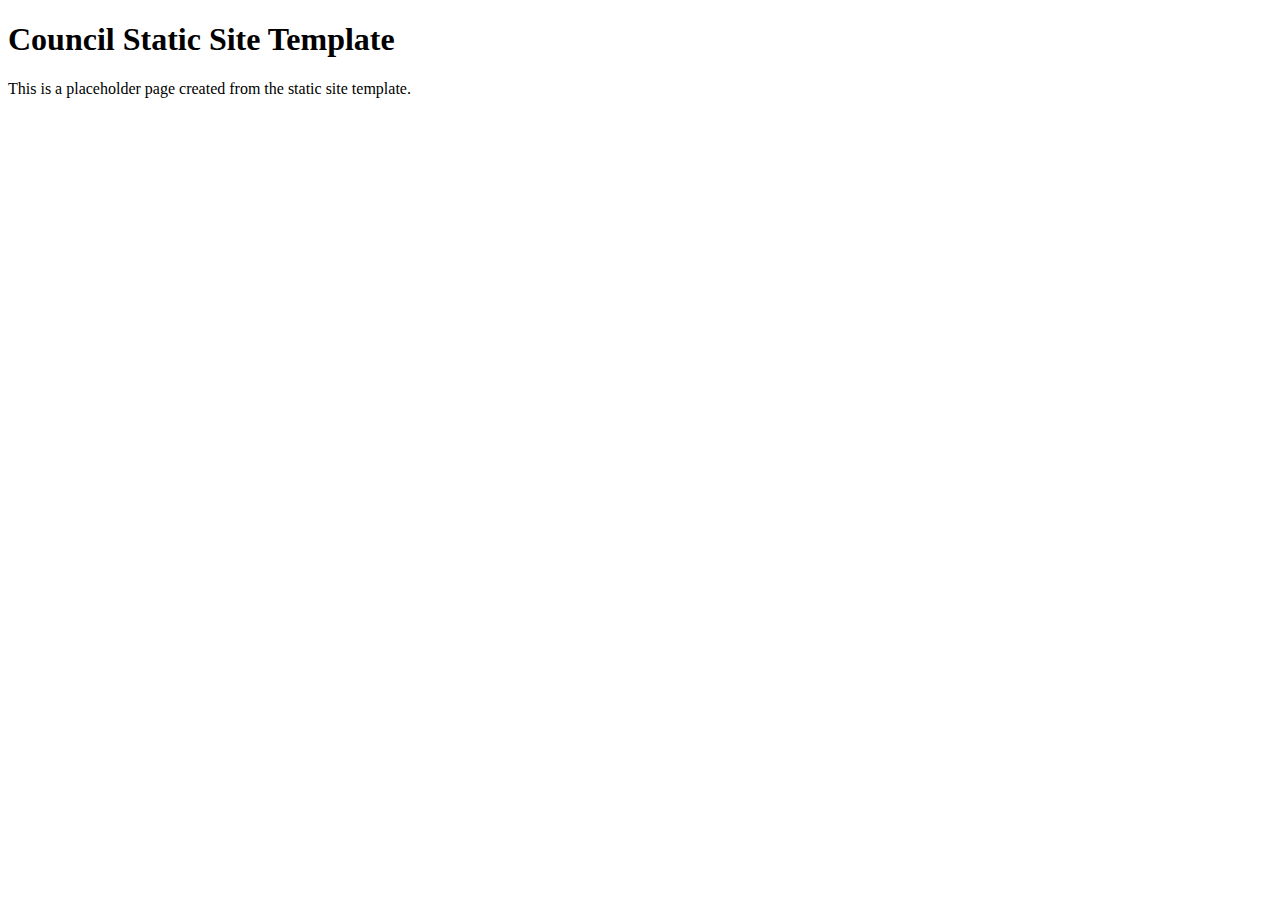
<file: index.html>
<!doctype html>
<html lang="en">
<head>
  <meta charset="utf-8">
  <title>Council Static Site – Template</title>
</head>
<body>
  <h1>Council Static Site Template</h1>
  <p>This is a placeholder page created from the static site template.</p>
</body>
</html>
</file>
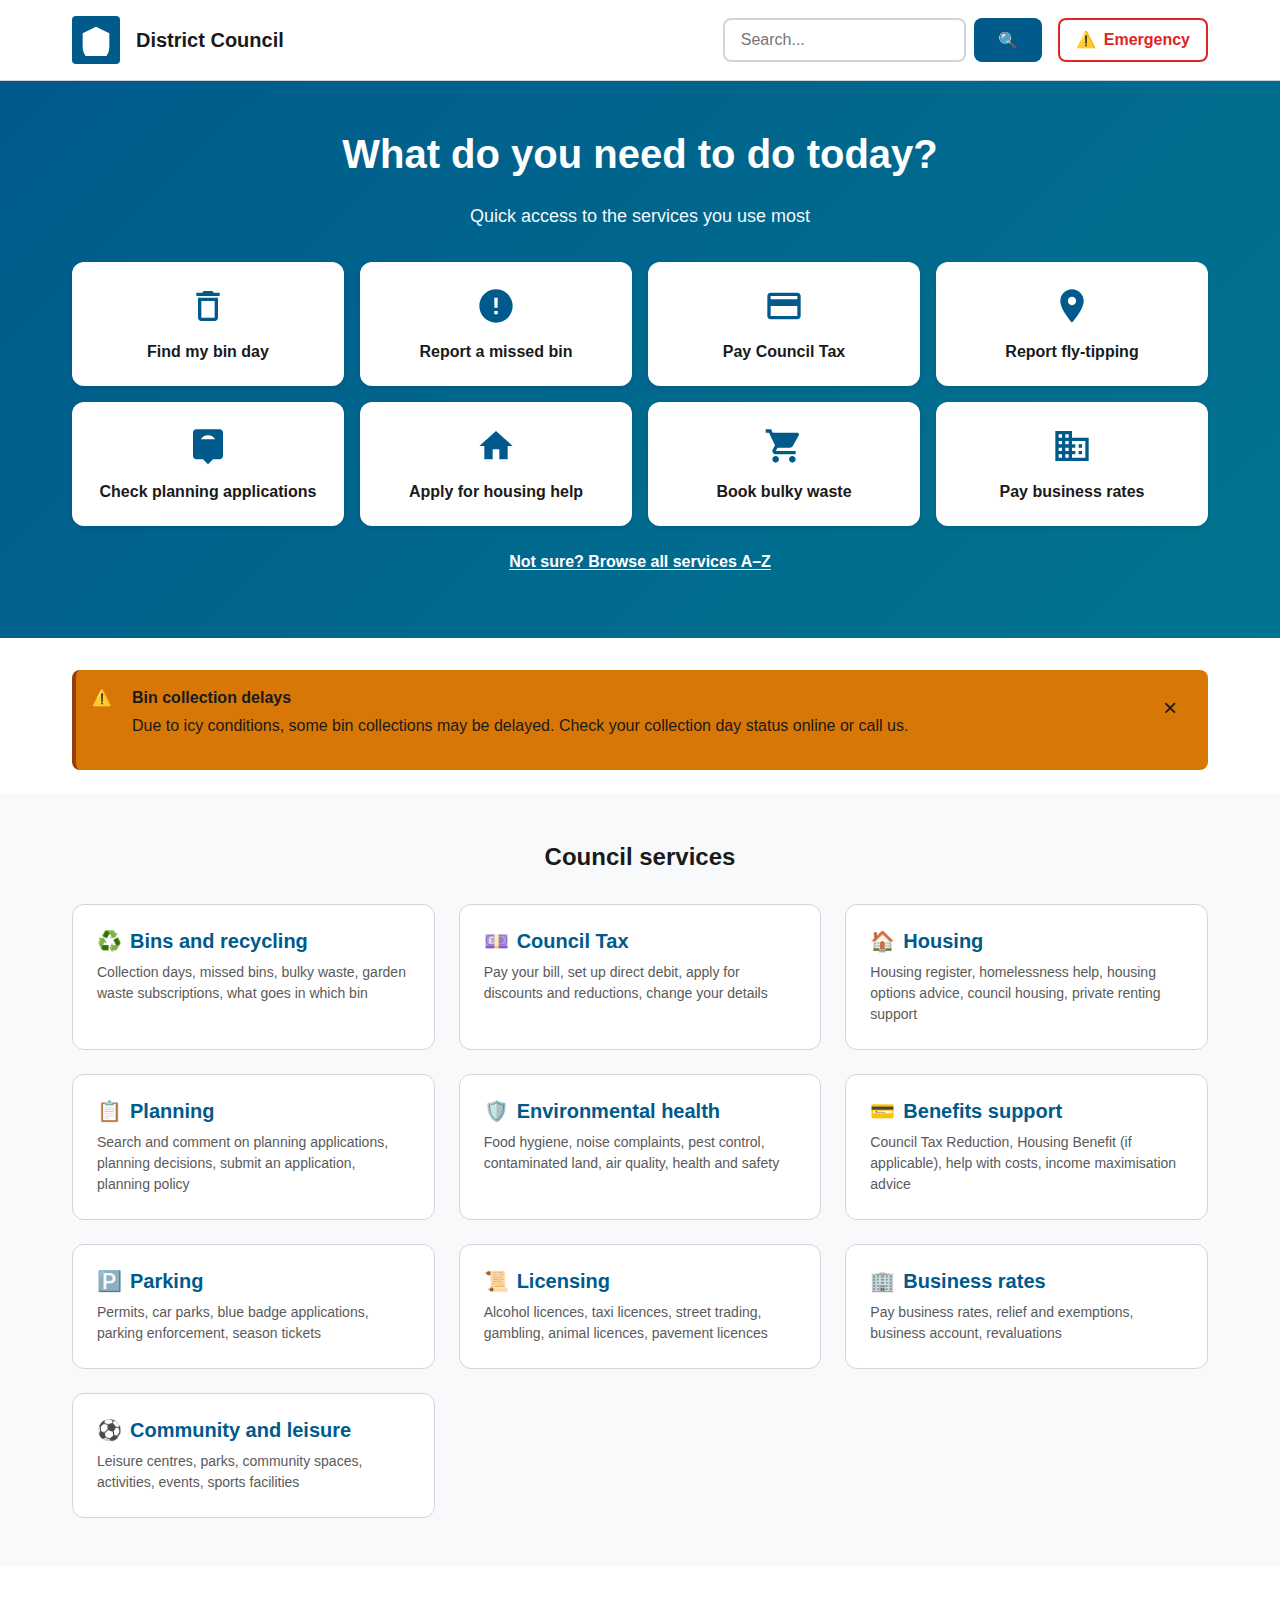
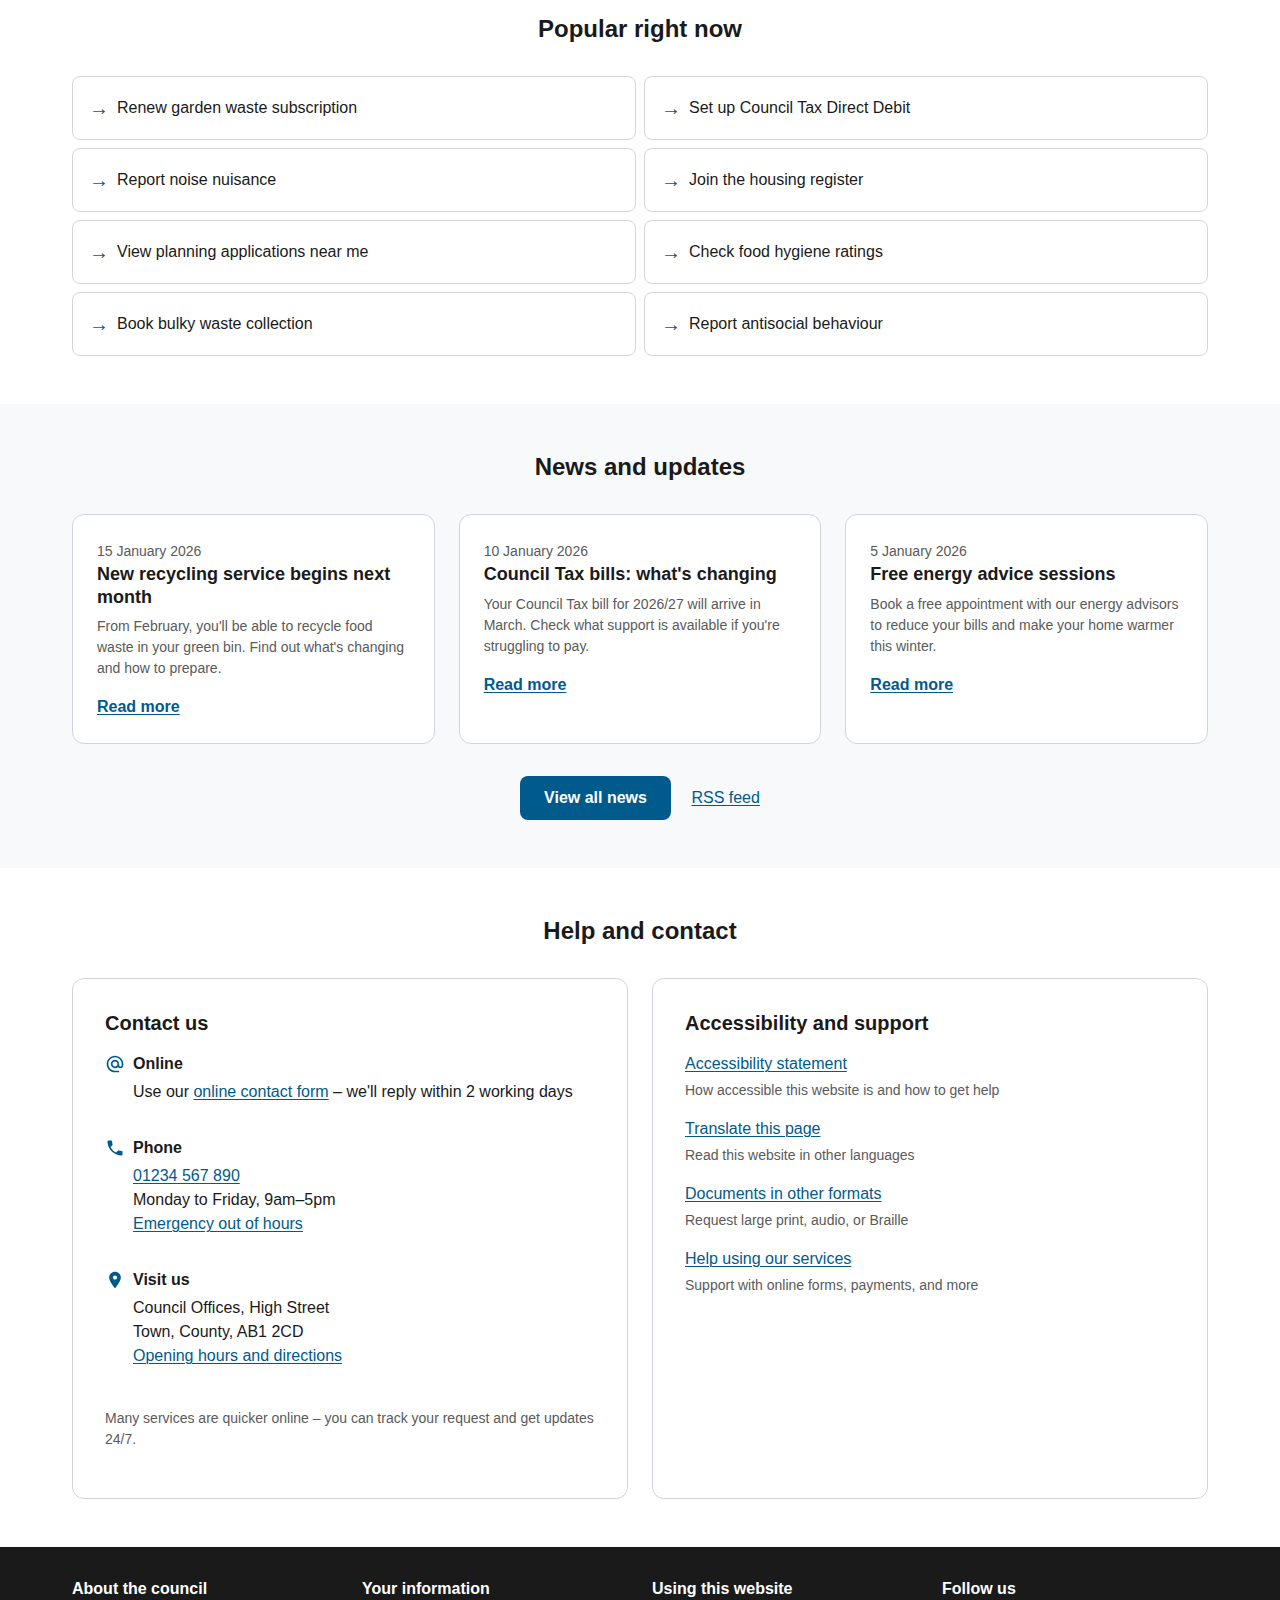
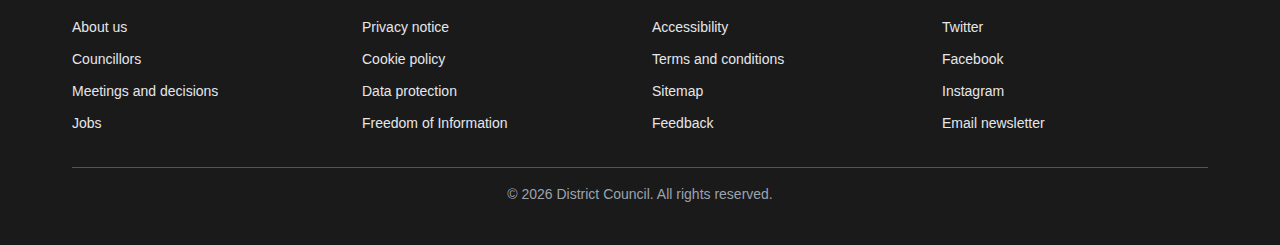
<file: council-homepage/index.html>
<!DOCTYPE html>
<html lang="en-GB">
<head>
    <meta charset="UTF-8">
    <meta name="viewport" content="width=device-width, initial-scale=1.0">
    <meta name="description" content="Access council services: pay Council Tax, check bin collection days, report issues, apply for housing, and more.">
    <title>District Council – Services for residents and businesses</title>

    <style>
        /* =================================================================
           CSS CUSTOM PROPERTIES / DESIGN TOKENS
           Two theme examples: Ocean (default) and Plum (commented out)
           Ensures WCAG 2.2 AA contrast ratios (4.5:1 text, 3:1 UI)
           ================================================================= */

        :root {
            /* OCEAN THEME (Default) */
            --color-primary: #005A8C;        /* Dark ocean blue */
            --color-primary-dark: #003D5C;
            --color-primary-light: #E6F2F8;
            --color-secondary: #00758F;      /* Teal */
            --color-accent: #F47721;         /* Warm orange for CTAs */

            --color-background: #FFFFFF;
            --color-surface: #F8F9FA;
            --color-surface-raised: #FFFFFF;

            --color-text: #1A1A1A;
            --color-text-muted: #5A5A5A;
            --color-text-on-primary: #FFFFFF;

            --color-border: #D1D5DB;
            --color-border-focus: #005A8C;

            --color-link: #005A8C;
            --color-link-hover: #003D5C;
            --color-link-visited: #4B0082;

            --color-success: #047857;
            --color-warning: #D97706;
            --color-error: #DC2626;

            --color-focus-ring: #005A8C;
            --focus-ring-width: 3px;
            --focus-ring-offset: 2px;

            /* Typography */
            --font-family-base: -apple-system, BlinkMacSystemFont, "Segoe UI", Roboto, "Helvetica Neue", Arial, sans-serif;
            --font-size-base: 1rem;       /* 16px */
            --font-size-sm: 0.875rem;     /* 14px */
            --font-size-lg: 1.125rem;     /* 18px */
            --font-size-xl: 1.25rem;      /* 20px */
            --font-size-2xl: 1.5rem;      /* 24px */
            --font-size-3xl: 2rem;        /* 32px */

            --line-height-tight: 1.25;
            --line-height-normal: 1.5;
            --line-height-relaxed: 1.75;

            /* Spacing */
            --spacing-xs: 0.25rem;    /* 4px */
            --spacing-sm: 0.5rem;     /* 8px */
            --spacing-md: 1rem;       /* 16px */
            --spacing-lg: 1.5rem;     /* 24px */
            --spacing-xl: 2rem;       /* 32px */
            --spacing-2xl: 3rem;      /* 48px */
            --spacing-3xl: 4rem;      /* 64px */

            /* Layout */
            --container-max: 1200px;
            --border-radius-sm: 4px;
            --border-radius-md: 8px;
            --border-radius-lg: 12px;

            /* Minimum tap target size for accessibility */
            --tap-target-min: 44px;
        }

        /* PLUM THEME (Alternative - uncomment to use)
        :root {
            --color-primary: #6B1B7F;
            --color-primary-dark: #4A1258;
            --color-primary-light: #F3E6F5;
            --color-secondary: #8B2F97;
            --color-accent: #E67E22;

            --color-link: #6B1B7F;
            --color-link-hover: #4A1258;
            --color-focus-ring: #6B1B7F;
        }
        */

        /* =================================================================
           RESET & BASE STYLES
           ================================================================= */

        *, *::before, *::after {
            box-sizing: border-box;
            margin: 0;
            padding: 0;
        }

        html {
            font-size: 100%;
            -webkit-text-size-adjust: 100%;
        }

        body {
            font-family: var(--font-family-base);
            font-size: var(--font-size-base);
            line-height: var(--line-height-normal);
            color: var(--color-text);
            background-color: var(--color-background);
            min-height: 100vh;
            display: flex;
            flex-direction: column;
        }

        /* Respect reduced motion preferences */
        @media (prefers-reduced-motion: reduce) {
            *,
            *::before,
            *::after {
                animation-duration: 0.01ms !important;
                animation-iteration-count: 1 !important;
                transition-duration: 0.01ms !important;
                scroll-behavior: auto !important;
            }
        }

        /* =================================================================
           SKIP LINK (Accessibility requirement)
           Visible only on keyboard focus
           ================================================================= */

        .skip-link {
            position: absolute;
            top: -100px;
            left: 0;
            background: var(--color-primary);
            color: var(--color-text-on-primary);
            padding: var(--spacing-md) var(--spacing-lg);
            text-decoration: none;
            font-weight: 600;
            z-index: 9999;
            border-radius: 0 0 var(--border-radius-md) 0;
        }

        .skip-link:focus {
            top: 0;
            outline: var(--focus-ring-width) solid var(--color-focus-ring);
            outline-offset: var(--focus-ring-offset);
        }

        /* =================================================================
           TYPOGRAPHY
           ================================================================= */

        h1, h2, h3, h4, h5, h6 {
            line-height: var(--line-height-tight);
            font-weight: 700;
            margin-bottom: var(--spacing-md);
            color: var(--color-text);
        }

        h1 {
            font-size: var(--font-size-3xl);
        }

        h2 {
            font-size: var(--font-size-2xl);
            margin-bottom: var(--spacing-lg);
        }

        h3 {
            font-size: var(--font-size-xl);
        }

        h4 {
            font-size: var(--font-size-lg);
        }

        p {
            margin-bottom: var(--spacing-md);
        }

        /* Links: Visible and accessible focus states */
        a {
            color: var(--color-link);
            text-decoration: underline;
            text-decoration-thickness: 1px;
            text-underline-offset: 2px;
        }

        a:hover {
            color: var(--color-link-hover);
        }

        a:visited {
            color: var(--color-link-visited);
        }

        /* Use :focus-visible for keyboard-only focus styles (modern approach) */
        a:focus-visible,
        button:focus-visible,
        input:focus-visible,
        select:focus-visible,
        textarea:focus-visible {
            outline: var(--focus-ring-width) solid var(--color-focus-ring);
            outline-offset: var(--focus-ring-offset);
            border-radius: var(--border-radius-sm);
        }

        /* =================================================================
           LAYOUT CONTAINERS
           ================================================================= */

        .container {
            max-width: var(--container-max);
            margin: 0 auto;
            padding: 0 var(--spacing-md);
        }

        @media (min-width: 768px) {
            .container {
                padding: 0 var(--spacing-xl);
            }
        }

        main {
            flex: 1;
        }

        /* =================================================================
           HEADER (Landmark)
           Logo, search, emergency link
           ================================================================= */

        .site-header {
            background-color: var(--color-surface-raised);
            border-bottom: 1px solid var(--color-border);
            padding: var(--spacing-md) 0;
        }

        .header-container {
            display: flex;
            flex-direction: column;
            gap: var(--spacing-md);
            align-items: stretch;
        }

        @media (min-width: 768px) {
            .header-container {
                flex-direction: row;
                align-items: center;
                justify-content: space-between;
            }
        }

        .site-branding {
            display: flex;
            align-items: center;
            gap: var(--spacing-md);
            text-decoration: none;
        }

        .site-logo {
            width: 48px;
            height: 48px;
            background: var(--color-primary);
            border-radius: var(--border-radius-sm);
            display: flex;
            align-items: center;
            justify-content: center;
            flex-shrink: 0;
        }

        .site-logo svg {
            width: 32px;
            height: 32px;
            fill: var(--color-text-on-primary);
        }

        .site-name {
            font-size: var(--font-size-xl);
            font-weight: 700;
            color: var(--color-text);
            line-height: var(--line-height-tight);
        }

        .header-actions {
            display: flex;
            flex-direction: column;
            gap: var(--spacing-sm);
            width: 100%;
        }

        @media (min-width: 768px) {
            .header-actions {
                flex-direction: row;
                align-items: center;
                width: auto;
                gap: var(--spacing-md);
            }
        }

        /* Search form - Accessible label, visible focus */
        .search-form {
            display: flex;
            gap: var(--spacing-sm);
            flex: 1;
            max-width: 100%;
        }

        @media (min-width: 768px) {
            .search-form {
                max-width: 400px;
            }
        }

        .search-form label {
            /* Visually hidden but accessible to screen readers */
            position: absolute;
            width: 1px;
            height: 1px;
            padding: 0;
            margin: -1px;
            overflow: hidden;
            clip: rect(0, 0, 0, 0);
            white-space: nowrap;
            border: 0;
        }

        .search-input {
            flex: 1;
            padding: var(--spacing-sm) var(--spacing-md);
            border: 2px solid var(--color-border);
            border-radius: var(--border-radius-md);
            font-size: var(--font-size-base);
            min-height: var(--tap-target-min);
        }

        .search-button,
        .button {
            background: var(--color-primary);
            color: var(--color-text-on-primary);
            border: none;
            padding: var(--spacing-sm) var(--spacing-lg);
            border-radius: var(--border-radius-md);
            font-size: var(--font-size-base);
            font-weight: 600;
            cursor: pointer;
            min-height: var(--tap-target-min);
            display: inline-flex;
            align-items: center;
            justify-content: center;
            text-decoration: none;
            transition: background-color 0.2s ease;
        }

        .search-button:hover,
        .button:hover {
            background: var(--color-primary-dark);
        }

        .emergency-link {
            background: transparent;
            color: var(--color-error);
            border: 2px solid var(--color-error);
            padding: var(--spacing-sm) var(--spacing-md);
            text-decoration: none;
            border-radius: var(--border-radius-md);
            font-weight: 600;
            display: inline-flex;
            align-items: center;
            gap: var(--spacing-sm);
            min-height: var(--tap-target-min);
            white-space: nowrap;
        }

        .emergency-link:hover {
            background: var(--color-error);
            color: white;
        }

        /* =================================================================
           HERO SECTION
           "What do you need to do today?" + Top tasks
           ================================================================= */

        .hero {
            background: linear-gradient(135deg, var(--color-primary) 0%, var(--color-secondary) 100%);
            color: var(--color-text-on-primary);
            padding: var(--spacing-2xl) 0;
        }

        .hero h1 {
            color: var(--color-text-on-primary);
            text-align: center;
            font-size: clamp(1.75rem, 5vw, 2.5rem);
            margin-bottom: var(--spacing-lg);
        }

        .hero-intro {
            text-align: center;
            font-size: var(--font-size-lg);
            margin-bottom: var(--spacing-xl);
            opacity: 0.95;
        }

        /* Top tasks grid - Mobile-first, responsive */
        .top-tasks {
            display: grid;
            grid-template-columns: 1fr;
            gap: var(--spacing-md);
            margin-bottom: var(--spacing-lg);
        }

        @media (min-width: 480px) {
            .top-tasks {
                grid-template-columns: repeat(2, 1fr);
            }
        }

        @media (min-width: 768px) {
            .top-tasks {
                grid-template-columns: repeat(4, 1fr);
            }
        }

        /* Task card - Accessible, large tap target */
        .task-card {
            background: var(--color-surface-raised);
            color: var(--color-text);
            padding: var(--spacing-lg);
            border-radius: var(--border-radius-lg);
            text-decoration: none;
            display: flex;
            flex-direction: column;
            align-items: center;
            text-align: center;
            gap: var(--spacing-md);
            min-height: 120px;
            justify-content: center;
            transition: transform 0.2s ease, box-shadow 0.2s ease;
            box-shadow: 0 2px 4px rgba(0, 0, 0, 0.1);
        }

        .task-card:hover {
            transform: translateY(-2px);
            box-shadow: 0 4px 12px rgba(0, 0, 0, 0.15);
        }

        .task-card:active {
            transform: translateY(0);
        }

        .task-icon {
            width: 40px;
            height: 40px;
            flex-shrink: 0;
        }

        .task-icon svg {
            width: 100%;
            height: 100%;
            fill: var(--color-primary);
        }

        .task-label {
            font-weight: 600;
            font-size: var(--font-size-base);
            line-height: var(--line-height-tight);
        }

        .hero-help {
            text-align: center;
        }

        .hero-help a {
            color: var(--color-text-on-primary);
            text-decoration: underline;
            font-weight: 600;
        }

        /* =================================================================
           ALERT COMPONENT (Dismissible, accessible)
           ================================================================= */

        .alert {
            background: var(--color-warning);
            color: #1A1A1A;
            padding: var(--spacing-md);
            border-left: 4px solid #92400E;
            margin-bottom: var(--spacing-lg);
            border-radius: var(--border-radius-md);
            display: flex;
            gap: var(--spacing-md);
            align-items: flex-start;
        }

        .alert[hidden] {
            display: none;
        }

        .alert-icon {
            flex-shrink: 0;
            width: 24px;
            height: 24px;
        }

        .alert-content {
            flex: 1;
        }

        .alert-title {
            font-weight: 700;
            margin-bottom: var(--spacing-xs);
        }

        .alert-close {
            background: transparent;
            border: none;
            cursor: pointer;
            padding: var(--spacing-xs);
            color: inherit;
            font-size: 1.5rem;
            line-height: 1;
            min-width: var(--tap-target-min);
            min-height: var(--tap-target-min);
            display: flex;
            align-items: center;
            justify-content: center;
        }

        .alert-close:hover {
            opacity: 0.7;
        }

        /* =================================================================
           SERVICE CATEGORIES
           Tiles for main district services
           ================================================================= */

        .section {
            padding: var(--spacing-2xl) 0;
        }

        .section--grey {
            background: var(--color-surface);
        }

        .section-title {
            text-align: center;
            margin-bottom: var(--spacing-xl);
        }

        .services-grid {
            display: grid;
            grid-template-columns: 1fr;
            gap: var(--spacing-lg);
        }

        @media (min-width: 640px) {
            .services-grid {
                grid-template-columns: repeat(2, 1fr);
            }
        }

        @media (min-width: 1024px) {
            .services-grid {
                grid-template-columns: repeat(3, 1fr);
            }
        }

        .service-tile {
            background: var(--color-surface-raised);
            padding: var(--spacing-lg);
            border-radius: var(--border-radius-lg);
            border: 1px solid var(--color-border);
            text-decoration: none;
            display: block;
            transition: border-color 0.2s ease, box-shadow 0.2s ease;
        }

        .service-tile:hover {
            border-color: var(--color-primary);
            box-shadow: 0 4px 12px rgba(0, 0, 0, 0.1);
        }

        .service-tile h3 {
            color: var(--color-primary);
            margin-bottom: var(--spacing-sm);
            display: flex;
            align-items: center;
            gap: var(--spacing-sm);
        }

        .service-tile p {
            color: var(--color-text-muted);
            font-size: var(--font-size-sm);
            margin: 0;
        }

        /* =================================================================
           POPULAR LINKS
           ================================================================= */

        .popular-list {
            list-style: none;
            display: grid;
            grid-template-columns: 1fr;
            gap: var(--spacing-sm);
            max-width: 600px;
            margin: 0 auto;
        }

        @media (min-width: 768px) {
            .popular-list {
                grid-template-columns: repeat(2, 1fr);
                max-width: 100%;
            }
        }

        .popular-list li {
            background: var(--color-surface-raised);
            border-radius: var(--border-radius-md);
            border: 1px solid var(--color-border);
        }

        .popular-list a {
            display: flex;
            align-items: center;
            gap: var(--spacing-sm);
            padding: var(--spacing-md);
            text-decoration: none;
            color: var(--color-text);
            min-height: var(--tap-target-min);
        }

        .popular-list a:hover {
            background: var(--color-primary-light);
        }

        .popular-list a::before {
            content: "→";
            color: var(--color-primary);
            font-weight: 700;
            font-size: var(--font-size-xl);
        }

        /* =================================================================
           NEWS CARDS
           ================================================================= */

        .news-grid {
            display: grid;
            grid-template-columns: 1fr;
            gap: var(--spacing-lg);
        }

        @media (min-width: 768px) {
            .news-grid {
                grid-template-columns: repeat(3, 1fr);
            }
        }

        .news-card {
            background: var(--color-surface-raised);
            border: 1px solid var(--color-border);
            border-radius: var(--border-radius-lg);
            overflow: hidden;
            display: flex;
            flex-direction: column;
        }

        .news-card-content {
            padding: var(--spacing-lg);
            flex: 1;
        }

        .news-date {
            font-size: var(--font-size-sm);
            color: var(--color-text-muted);
            margin-bottom: var(--spacing-sm);
        }

        .news-card h3 {
            font-size: var(--font-size-lg);
            margin-bottom: var(--spacing-sm);
        }

        .news-card p {
            color: var(--color-text-muted);
            font-size: var(--font-size-sm);
            margin-bottom: var(--spacing-md);
        }

        .news-card a {
            font-weight: 600;
        }

        .news-footer {
            text-align: center;
            margin-top: var(--spacing-xl);
        }

        /* =================================================================
           HELP & CONTACT
           ================================================================= */

        .contact-grid {
            display: grid;
            grid-template-columns: 1fr;
            gap: var(--spacing-lg);
        }

        @media (min-width: 768px) {
            .contact-grid {
                grid-template-columns: repeat(2, 1fr);
            }
        }

        .contact-card {
            background: var(--color-surface-raised);
            padding: var(--spacing-xl);
            border-radius: var(--border-radius-lg);
            border: 1px solid var(--color-border);
        }

        .contact-card h3 {
            margin-bottom: var(--spacing-md);
        }

        .contact-detail {
            margin-bottom: var(--spacing-md);
            display: flex;
            align-items: flex-start;
            gap: var(--spacing-sm);
        }

        .contact-detail svg {
            width: 20px;
            height: 20px;
            fill: var(--color-primary);
            flex-shrink: 0;
            margin-top: 2px;
        }

        .contact-detail-content {
            flex: 1;
        }

        .contact-detail strong {
            display: block;
            margin-bottom: var(--spacing-xs);
        }

        /* =================================================================
           FOOTER (Landmark)
           ================================================================= */

        .site-footer {
            background: var(--color-text);
            color: #FFFFFF;
            padding: var(--spacing-xl) 0 var(--spacing-lg);
            margin-top: auto;
        }

        .footer-links {
            display: grid;
            grid-template-columns: 1fr;
            gap: var(--spacing-lg);
            margin-bottom: var(--spacing-lg);
        }

        @media (min-width: 640px) {
            .footer-links {
                grid-template-columns: repeat(2, 1fr);
            }
        }

        @media (min-width: 768px) {
            .footer-links {
                grid-template-columns: repeat(4, 1fr);
            }
        }

        .footer-section h4 {
            color: #FFFFFF;
            font-size: var(--font-size-base);
            margin-bottom: var(--spacing-md);
        }

        .footer-section ul {
            list-style: none;
        }

        .footer-section li {
            margin-bottom: var(--spacing-sm);
        }

        .footer-section a {
            color: #E5E7EB;
            text-decoration: none;
            font-size: var(--font-size-sm);
        }

        .footer-section a:hover {
            color: #FFFFFF;
            text-decoration: underline;
        }

        .footer-bottom {
            border-top: 1px solid #4B5563;
            padding-top: var(--spacing-md);
            text-align: center;
            font-size: var(--font-size-sm);
            color: #9CA3AF;
        }

        /* =================================================================
           UTILITY CLASSES
           ================================================================= */

        .sr-only {
            /* Screen reader only - accessible but invisible */
            position: absolute;
            width: 1px;
            height: 1px;
            padding: 0;
            margin: -1px;
            overflow: hidden;
            clip: rect(0, 0, 0, 0);
            white-space: nowrap;
            border: 0;
        }

        .text-center {
            text-align: center;
        }

        /* =================================================================
           RESPONSIVE ADJUSTMENTS
           ================================================================= */

        @media (max-width: 359px) {
            /* Handle very small screens gracefully */
            html {
                font-size: 14px;
            }
        }
    </style>
</head>
<body>

    <!-- ========================================
         SKIP LINK (Keyboard navigation)
         First focusable element for accessibility
         ======================================== -->
    <a href="#main-content" class="skip-link">Skip to main content</a>

    <!-- ========================================
         HEADER (Landmark)
         ======================================== -->
    <header class="site-header" role="banner">
        <div class="container">
            <div class="header-container">
                <!-- Logo and site name -->
                <a href="/" class="site-branding" aria-label="District Council - Home">
                    <div class="site-logo" aria-hidden="true">
                        <!-- Inline SVG placeholder icon -->
                        <svg viewBox="0 0 24 24" xmlns="http://www.w3.org/2000/svg">
                            <path d="M12 2L2 7v10c0 5.55 3.84 10.74 10 12 6.16-1.26 10-6.45 10-12V7l-10-5z"/>
                        </svg>
                    </div>
                    <span class="site-name">District Council</span>
                </a>

                <div class="header-actions">
                    <!-- Search with visible label for accessibility -->
                    <form class="search-form" role="search" action="/search" method="get">
                        <label for="site-search">Search services and information</label>
                        <input
                            type="search"
                            id="site-search"
                            name="q"
                            class="search-input"
                            placeholder="Search..."
                            aria-label="Search services and information"
                        >
                        <button type="submit" class="search-button">
                            <span class="sr-only">Search</span>
                            <span aria-hidden="true">🔍</span>
                        </button>
                    </form>

                    <!-- Emergency / out of hours - clear, non-alarming -->
                    <a href="/emergency" class="emergency-link">
                        <span aria-hidden="true">⚠️</span>
                        Emergency
                    </a>
                </div>
            </div>
        </div>
    </header>

    <!-- ========================================
         MAIN CONTENT (Landmark)
         ======================================== -->
    <main id="main-content">

        <!-- ========================================
             HERO: What do you need to do today?
             Top tasks for district council
             ======================================== -->
        <section class="hero">
            <div class="container">
                <h1>What do you need to do today?</h1>
                <p class="hero-intro">
                    Quick access to the services you use most
                </p>

                <!-- Top 8 tasks - verb phrases, district-focused -->
                <div class="top-tasks">
                    <a href="/bins" class="task-card">
                        <div class="task-icon" aria-hidden="true">
                            <svg viewBox="0 0 24 24" xmlns="http://www.w3.org/2000/svg">
                                <path d="M6 19c0 1.1.9 2 2 2h8c1.1 0 2-.9 2-2V7H6v12zM8 9h8v10H8V9zm7.5-5l-1-1h-5l-1 1H5v2h14V4z"/>
                            </svg>
                        </div>
                        <span class="task-label">Find my bin day</span>
                    </a>

                    <a href="/report/missed-bin" class="task-card">
                        <div class="task-icon" aria-hidden="true">
                            <svg viewBox="0 0 24 24" xmlns="http://www.w3.org/2000/svg">
                                <path d="M12 2C6.48 2 2 6.48 2 12s4.48 10 10 10 10-4.48 10-10S17.52 2 12 2zm1 15h-2v-2h2v2zm0-4h-2V7h2v6z"/>
                            </svg>
                        </div>
                        <span class="task-label">Report a missed bin</span>
                    </a>

                    <a href="/pay/council-tax" class="task-card">
                        <div class="task-icon" aria-hidden="true">
                            <svg viewBox="0 0 24 24" xmlns="http://www.w3.org/2000/svg">
                                <path d="M20 4H4c-1.11 0-1.99.89-1.99 2L2 18c0 1.11.89 2 2 2h16c1.11 0 2-.89 2-2V6c0-1.11-.89-2-2-2zm0 14H4v-6h16v6zm0-10H4V6h16v2z"/>
                            </svg>
                        </div>
                        <span class="task-label">Pay Council Tax</span>
                    </a>

                    <a href="/report/fly-tipping" class="task-card">
                        <div class="task-icon" aria-hidden="true">
                            <svg viewBox="0 0 24 24" xmlns="http://www.w3.org/2000/svg">
                                <path d="M12 2C8.13 2 5 5.13 5 9c0 5.25 7 13 7 13s7-7.75 7-13c0-3.87-3.13-7-7-7zm0 9.5c-1.38 0-2.5-1.12-2.5-2.5s1.12-2.5 2.5-2.5 2.5 1.12 2.5 2.5-1.12 2.5-2.5 2.5z"/>
                            </svg>
                        </div>
                        <span class="task-label">Report fly-tipping</span>
                    </a>

                    <a href="/planning/search" class="task-card">
                        <div class="task-icon" aria-hidden="true">
                            <svg viewBox="0 0 24 24" xmlns="http://www.w3.org/2000/svg">
                                <path d="M19 2H5c-1.1 0-2 .9-2 2v14c0 1.1.9 2 2 2h4l3 3 3-3h4c1.1 0 2-.9 2-2V4c0-1.1-.9-2-2-2zm-7 3.5c1.84 0 3.48.96 4.34 2.5h-8.68c.86-1.54 2.5-2.5 4.34-2.5z"/>
                            </svg>
                        </div>
                        <span class="task-label">Check planning applications</span>
                    </a>

                    <a href="/housing/apply" class="task-card">
                        <div class="task-icon" aria-hidden="true">
                            <svg viewBox="0 0 24 24" xmlns="http://www.w3.org/2000/svg">
                                <path d="M10 20v-6h4v6h5v-8h3L12 3 2 12h3v8z"/>
                            </svg>
                        </div>
                        <span class="task-label">Apply for housing help</span>
                    </a>

                    <a href="/bulky-waste" class="task-card">
                        <div class="task-icon" aria-hidden="true">
                            <svg viewBox="0 0 24 24" xmlns="http://www.w3.org/2000/svg">
                                <path d="M7 18c-1.1 0-1.99.9-1.99 2S5.9 22 7 22s2-.9 2-2-.9-2-2-2zM1 2v2h2l3.6 7.59-1.35 2.45c-.16.28-.25.61-.25.96 0 1.1.9 2 2 2h12v-2H7.42c-.14 0-.25-.11-.25-.25l.03-.12.9-1.63h7.45c.75 0 1.41-.41 1.75-1.03l3.58-6.49c.08-.14.12-.31.12-.48 0-.55-.45-1-1-1H5.21l-.94-2H1zm16 16c-1.1 0-1.99.9-1.99 2s.89 2 1.99 2 2-.9 2-2-.9-2-2-2z"/>
                            </svg>
                        </div>
                        <span class="task-label">Book bulky waste</span>
                    </a>

                    <a href="/pay/business-rates" class="task-card">
                        <div class="task-icon" aria-hidden="true">
                            <svg viewBox="0 0 24 24" xmlns="http://www.w3.org/2000/svg">
                                <path d="M12 7V3H2v18h20V7H12zM6 19H4v-2h2v2zm0-4H4v-2h2v2zm0-4H4V9h2v2zm0-4H4V5h2v2zm4 12H8v-2h2v2zm0-4H8v-2h2v2zm0-4H8V9h2v2zm0-4H8V5h2v2zm10 12h-8v-2h2v-2h-2v-2h2v-2h-2V9h8v10zm-2-8h-2v2h2v-2zm0 4h-2v2h2v-2z"/>
                            </svg>
                        </div>
                        <span class="task-label">Pay business rates</span>
                    </a>
                </div>

                <p class="hero-help">
                    <a href="/services-a-z">Not sure? Browse all services A–Z</a>
                </p>
            </div>
        </section>

        <!-- ========================================
             ALERT (Dismissible, keyboard accessible)
             Only shows when needed
             ======================================== -->
        <div class="container">
            <div id="service-alert" class="alert" role="alert" aria-live="polite" style="margin-top: var(--spacing-xl);">
                <div class="alert-icon" aria-hidden="true">⚠️</div>
                <div class="alert-content">
                    <div class="alert-title">Bin collection delays</div>
                    <p>Due to icy conditions, some bin collections may be delayed. Check your collection day status online or call us.</p>
                </div>
                <button class="alert-close" aria-label="Dismiss alert" onclick="dismissAlert()">×</button>
            </div>
        </div>

        <!-- ========================================
             SERVICE CATEGORIES
             District council services only
             ======================================== -->
        <section class="section section--grey">
            <div class="container">
                <h2 class="section-title">Council services</h2>

                <div class="services-grid">
                    <a href="/bins-recycling" class="service-tile">
                        <h3>
                            <span aria-hidden="true">♻️</span>
                            Bins and recycling
                        </h3>
                        <p>Collection days, missed bins, bulky waste, garden waste subscriptions, what goes in which bin</p>
                    </a>

                    <a href="/council-tax" class="service-tile">
                        <h3>
                            <span aria-hidden="true">💷</span>
                            Council Tax
                        </h3>
                        <p>Pay your bill, set up direct debit, apply for discounts and reductions, change your details</p>
                    </a>

                    <a href="/housing" class="service-tile">
                        <h3>
                            <span aria-hidden="true">🏠</span>
                            Housing
                        </h3>
                        <p>Housing register, homelessness help, housing options advice, council housing, private renting support</p>
                    </a>

                    <a href="/planning" class="service-tile">
                        <h3>
                            <span aria-hidden="true">📋</span>
                            Planning
                        </h3>
                        <p>Search and comment on planning applications, planning decisions, submit an application, planning policy</p>
                    </a>

                    <a href="/environmental-health" class="service-tile">
                        <h3>
                            <span aria-hidden="true">🛡️</span>
                            Environmental health
                        </h3>
                        <p>Food hygiene, noise complaints, pest control, contaminated land, air quality, health and safety</p>
                    </a>

                    <a href="/benefits" class="service-tile">
                        <h3>
                            <span aria-hidden="true">💳</span>
                            Benefits support
                        </h3>
                        <p>Council Tax Reduction, Housing Benefit (if applicable), help with costs, income maximisation advice</p>
                    </a>

                    <a href="/parking" class="service-tile">
                        <h3>
                            <span aria-hidden="true">🅿️</span>
                            Parking
                        </h3>
                        <p>Permits, car parks, blue badge applications, parking enforcement, season tickets</p>
                    </a>

                    <a href="/licensing" class="service-tile">
                        <h3>
                            <span aria-hidden="true">📜</span>
                            Licensing
                        </h3>
                        <p>Alcohol licences, taxi licences, street trading, gambling, animal licences, pavement licences</p>
                    </a>

                    <a href="/business-rates" class="service-tile">
                        <h3>
                            <span aria-hidden="true">🏢</span>
                            Business rates
                        </h3>
                        <p>Pay business rates, relief and exemptions, business account, revaluations</p>
                    </a>

                    <a href="/leisure" class="service-tile">
                        <h3>
                            <span aria-hidden="true">⚽</span>
                            Community and leisure
                        </h3>
                        <p>Leisure centres, parks, community spaces, activities, events, sports facilities</p>
                    </a>
                </div>
            </div>
        </section>

        <!-- ========================================
             POPULAR / MOST USED
             Can be updated seasonally
             ======================================== -->
        <section class="section">
            <div class="container">
                <h2 class="section-title">Popular right now</h2>

                <ul class="popular-list">
                    <li><a href="/garden-waste/renew">Renew garden waste subscription</a></li>
                    <li><a href="/council-tax/direct-debit">Set up Council Tax Direct Debit</a></li>
                    <li><a href="/report/noise">Report noise nuisance</a></li>
                    <li><a href="/housing-register">Join the housing register</a></li>
                    <li><a href="/planning/search">View planning applications near me</a></li>
                    <li><a href="/food-hygiene">Check food hygiene ratings</a></li>
                    <li><a href="/bulky-waste/book">Book bulky waste collection</a></li>
                    <li><a href="/report/antisocial-behaviour">Report antisocial behaviour</a></li>
                </ul>
            </div>
        </section>

        <!-- ========================================
             NEWS & UPDATES (Customer-relevant)
             ======================================== -->
        <section class="section section--grey">
            <div class="container">
                <h2 class="section-title">News and updates</h2>

                <div class="news-grid">
                    <article class="news-card">
                        <div class="news-card-content">
                            <time class="news-date" datetime="2026-01-15">15 January 2026</time>
                            <h3>New recycling service begins next month</h3>
                            <p>From February, you'll be able to recycle food waste in your green bin. Find out what's changing and how to prepare.</p>
                            <a href="/news/food-waste-recycling">Read more</a>
                        </div>
                    </article>

                    <article class="news-card">
                        <div class="news-card-content">
                            <time class="news-date" datetime="2026-01-10">10 January 2026</time>
                            <h3>Council Tax bills: what's changing</h3>
                            <p>Your Council Tax bill for 2026/27 will arrive in March. Check what support is available if you're struggling to pay.</p>
                            <a href="/news/council-tax-2026">Read more</a>
                        </div>
                    </article>

                    <article class="news-card">
                        <div class="news-card-content">
                            <time class="news-date" datetime="2026-01-05">5 January 2026</time>
                            <h3>Free energy advice sessions</h3>
                            <p>Book a free appointment with our energy advisors to reduce your bills and make your home warmer this winter.</p>
                            <a href="/news/energy-advice">Read more</a>
                        </div>
                    </article>
                </div>

                <div class="news-footer">
                    <a href="/news" class="button">View all news</a>
                    <a href="/news/rss" style="margin-left: var(--spacing-md);">RSS feed</a>
                </div>
            </div>
        </section>

        <!-- ========================================
             HELP & CONTACT
             ======================================== -->
        <section class="section">
            <div class="container">
                <h2 class="section-title">Help and contact</h2>

                <div class="contact-grid">
                    <div class="contact-card">
                        <h3>Contact us</h3>

                        <div class="contact-detail">
                            <svg viewBox="0 0 24 24" xmlns="http://www.w3.org/2000/svg" aria-hidden="true">
                                <path d="M12 2C6.48 2 2 6.48 2 12s4.48 10 10 10h5v-2h-5c-4.34 0-8-3.66-8-8s3.66-8 8-8 8 3.66 8 8v1.43c0 .79-.71 1.57-1.5 1.57s-1.5-.78-1.5-1.57V12c0-2.76-2.24-5-5-5s-5 2.24-5 5 2.24 5 5 5c1.38 0 2.64-.56 3.54-1.47.65.89 1.77 1.47 2.96 1.47 1.97 0 3.5-1.6 3.5-3.57V12c0-5.52-4.48-10-10-10zm0 13c-1.66 0-3-1.34-3-3s1.34-3 3-3 3 1.34 3 3-1.34 3-3 3z"/>
                            </svg>
                            <div class="contact-detail-content">
                                <strong>Online</strong>
                                <p>Use our <a href="/contact">online contact form</a> – we'll reply within 2 working days</p>
                            </div>
                        </div>

                        <div class="contact-detail">
                            <svg viewBox="0 0 24 24" xmlns="http://www.w3.org/2000/svg" aria-hidden="true">
                                <path d="M6.62 10.79c1.44 2.83 3.76 5.14 6.59 6.59l2.2-2.2c.27-.27.67-.36 1.02-.24 1.12.37 2.33.57 3.57.57.55 0 1 .45 1 1V20c0 .55-.45 1-1 1-9.39 0-17-7.61-17-17 0-.55.45-1 1-1h3.5c.55 0 1 .45 1 1 0 1.25.2 2.45.57 3.57.11.35.03.74-.25 1.02l-2.2 2.2z"/>
                            </svg>
                            <div class="contact-detail-content">
                                <strong>Phone</strong>
                                <p><a href="tel:01234567890">01234 567 890</a><br>
                                Monday to Friday, 9am–5pm<br>
                                <a href="/emergency">Emergency out of hours</a></p>
                            </div>
                        </div>

                        <div class="contact-detail">
                            <svg viewBox="0 0 24 24" xmlns="http://www.w3.org/2000/svg" aria-hidden="true">
                                <path d="M12 2C8.13 2 5 5.13 5 9c0 5.25 7 13 7 13s7-7.75 7-13c0-3.87-3.13-7-7-7zm0 9.5c-1.38 0-2.5-1.12-2.5-2.5s1.12-2.5 2.5-2.5 2.5 1.12 2.5 2.5-1.12 2.5-2.5 2.5z"/>
                            </svg>
                            <div class="contact-detail-content">
                                <strong>Visit us</strong>
                                <p>Council Offices, High Street<br>
                                Town, County, AB1 2CD<br>
                                <a href="/contact/visit">Opening hours and directions</a></p>
                            </div>
                        </div>

                        <p style="margin-top: var(--spacing-lg); font-size: var(--font-size-sm); color: var(--color-text-muted);">
                            Many services are quicker online – you can track your request and get updates 24/7.
                        </p>
                    </div>

                    <div class="contact-card">
                        <h3>Accessibility and support</h3>

                        <ul style="list-style: none;">
                            <li style="margin-bottom: var(--spacing-md);">
                                <a href="/accessibility">Accessibility statement</a>
                                <p style="font-size: var(--font-size-sm); color: var(--color-text-muted); margin-top: var(--spacing-xs);">
                                    How accessible this website is and how to get help
                                </p>
                            </li>
                            <li style="margin-bottom: var(--spacing-md);">
                                <a href="/translate">Translate this page</a>
                                <p style="font-size: var(--font-size-sm); color: var(--color-text-muted); margin-top: var(--spacing-xs);">
                                    Read this website in other languages
                                </p>
                            </li>
                            <li style="margin-bottom: var(--spacing-md);">
                                <a href="/accessible-formats">Documents in other formats</a>
                                <p style="font-size: var(--font-size-sm); color: var(--color-text-muted); margin-top: var(--spacing-xs);">
                                    Request large print, audio, or Braille
                                </p>
                            </li>
                            <li>
                                <a href="/help">Help using our services</a>
                                <p style="font-size: var(--font-size-sm); color: var(--color-text-muted); margin-top: var(--spacing-xs);">
                                    Support with online forms, payments, and more
                                </p>
                            </li>
                        </ul>
                    </div>
                </div>
            </div>
        </section>

    </main>

    <!-- ========================================
         FOOTER (Landmark)
         ======================================== -->
    <footer class="site-footer" role="contentinfo">
        <div class="container">
            <div class="footer-links">
                <div class="footer-section">
                    <h4>About the council</h4>
                    <ul>
                        <li><a href="/about">About us</a></li>
                        <li><a href="/councillors">Councillors</a></li>
                        <li><a href="/meetings">Meetings and decisions</a></li>
                        <li><a href="/jobs">Jobs</a></li>
                    </ul>
                </div>

                <div class="footer-section">
                    <h4>Your information</h4>
                    <ul>
                        <li><a href="/privacy">Privacy notice</a></li>
                        <li><a href="/cookies">Cookie policy</a></li>
                        <li><a href="/data-protection">Data protection</a></li>
                        <li><a href="/foi">Freedom of Information</a></li>
                    </ul>
                </div>

                <div class="footer-section">
                    <h4>Using this website</h4>
                    <ul>
                        <li><a href="/accessibility">Accessibility</a></li>
                        <li><a href="/terms">Terms and conditions</a></li>
                        <li><a href="/sitemap">Sitemap</a></li>
                        <li><a href="/feedback">Feedback</a></li>
                    </ul>
                </div>

                <div class="footer-section">
                    <h4>Follow us</h4>
                    <ul>
                        <li><a href="https://twitter.com/council" rel="external">Twitter</a></li>
                        <li><a href="https://facebook.com/council" rel="external">Facebook</a></li>
                        <li><a href="https://instagram.com/council" rel="external">Instagram</a></li>
                        <li><a href="/newsletter">Email newsletter</a></li>
                    </ul>
                </div>
            </div>

            <div class="footer-bottom">
                <p>&copy; 2026 District Council. All rights reserved.</p>
            </div>
        </div>
    </footer>

    <!-- ========================================
         PROGRESSIVE ENHANCEMENT JAVASCRIPT
         Minimal, degrades gracefully
         ======================================== -->
    <script>
        // Alert dismissal (progressive enhancement - works without JS too via hidden attribute)
        function dismissAlert() {
            const alert = document.getElementById('service-alert');
            if (alert) {
                // Add fade out animation if motion is not reduced
                const prefersReducedMotion = window.matchMedia('(prefers-reduced-motion: reduce)').matches;

                if (!prefersReducedMotion) {
                    alert.style.transition = 'opacity 0.3s ease';
                    alert.style.opacity = '0';
                    setTimeout(() => {
                        alert.hidden = true;
                    }, 300);
                } else {
                    alert.hidden = true;
                }

                // Store dismissal in sessionStorage so it doesn't reappear
                try {
                    sessionStorage.setItem('alert-dismissed', 'true');
                } catch (e) {
                    // Session storage not available, that's fine
                }
            }
        }

        // Check if alert was already dismissed in this session
        (function() {
            try {
                if (sessionStorage.getItem('alert-dismissed') === 'true') {
                    const alert = document.getElementById('service-alert');
                    if (alert) {
                        alert.hidden = true;
                    }
                }
            } catch (e) {
                // Session storage not available, that's fine
            }
        })();
    </script>
</body>
</html>
</file>
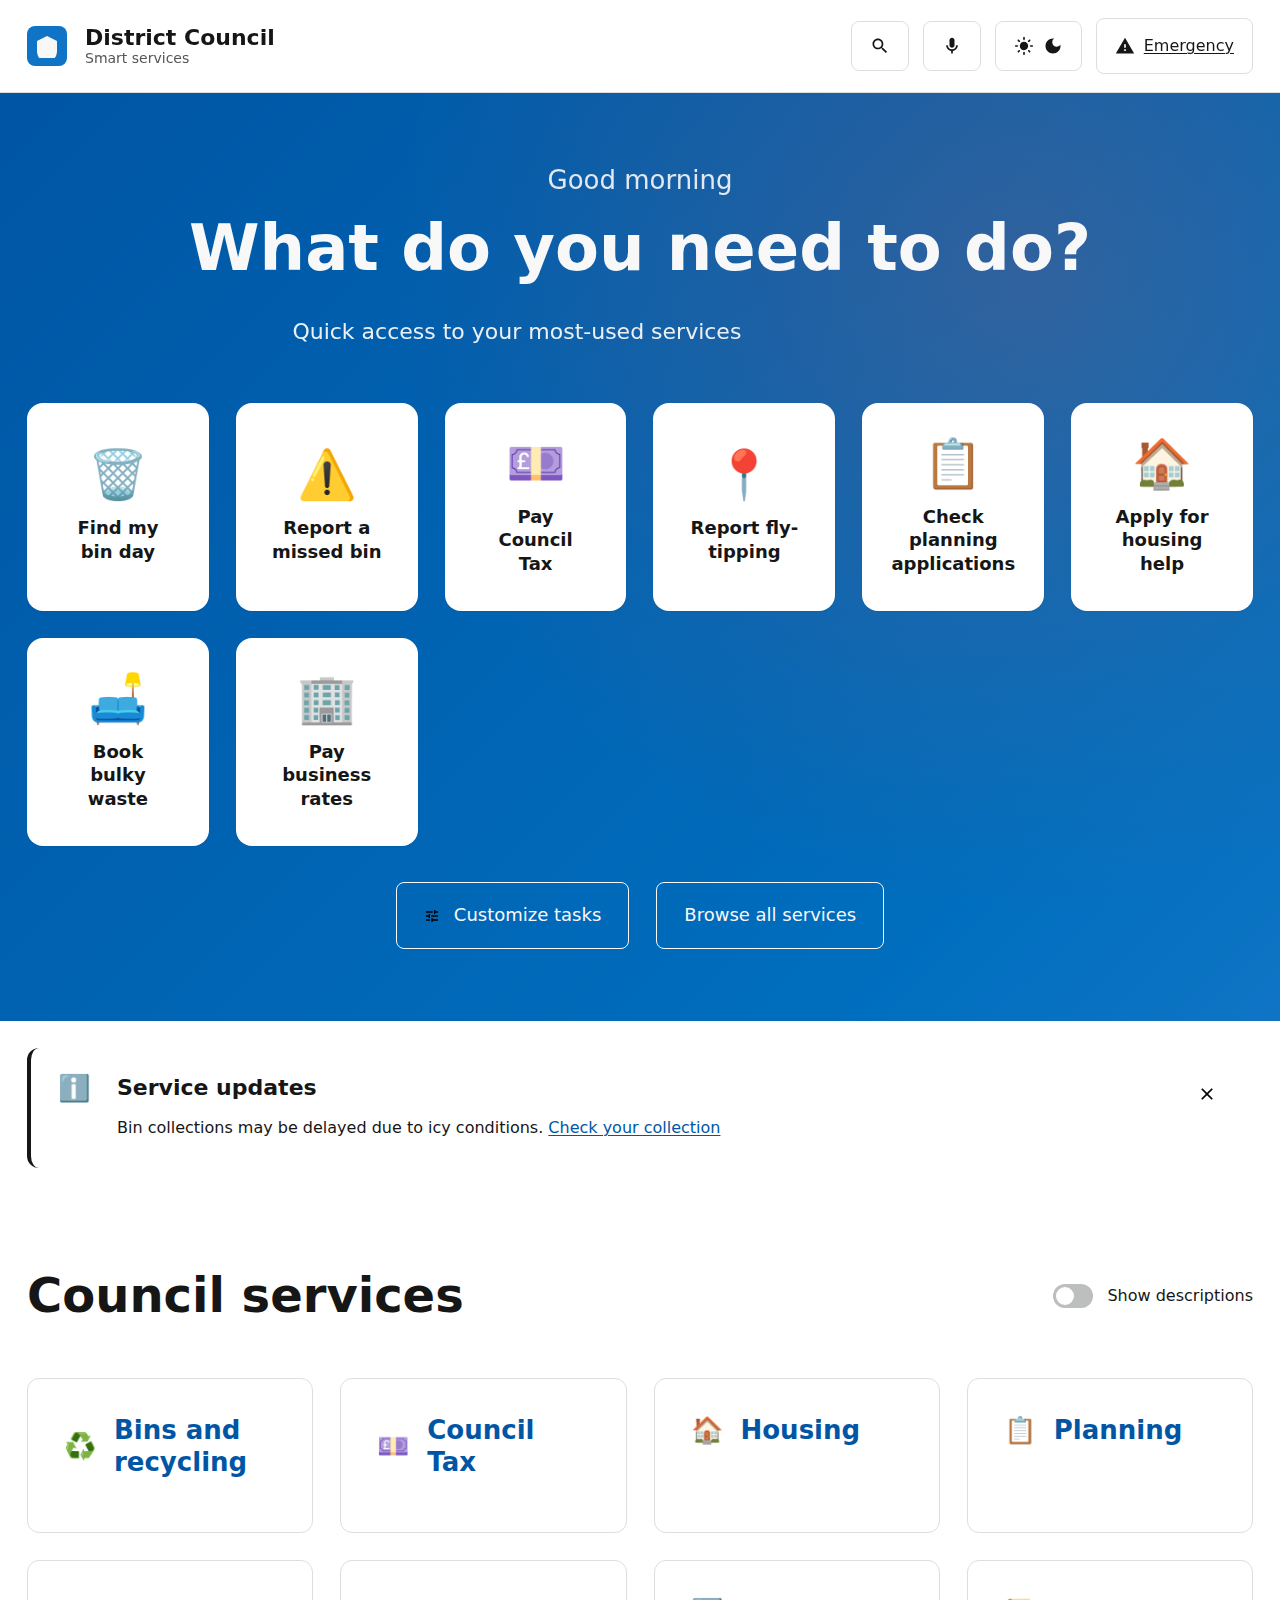
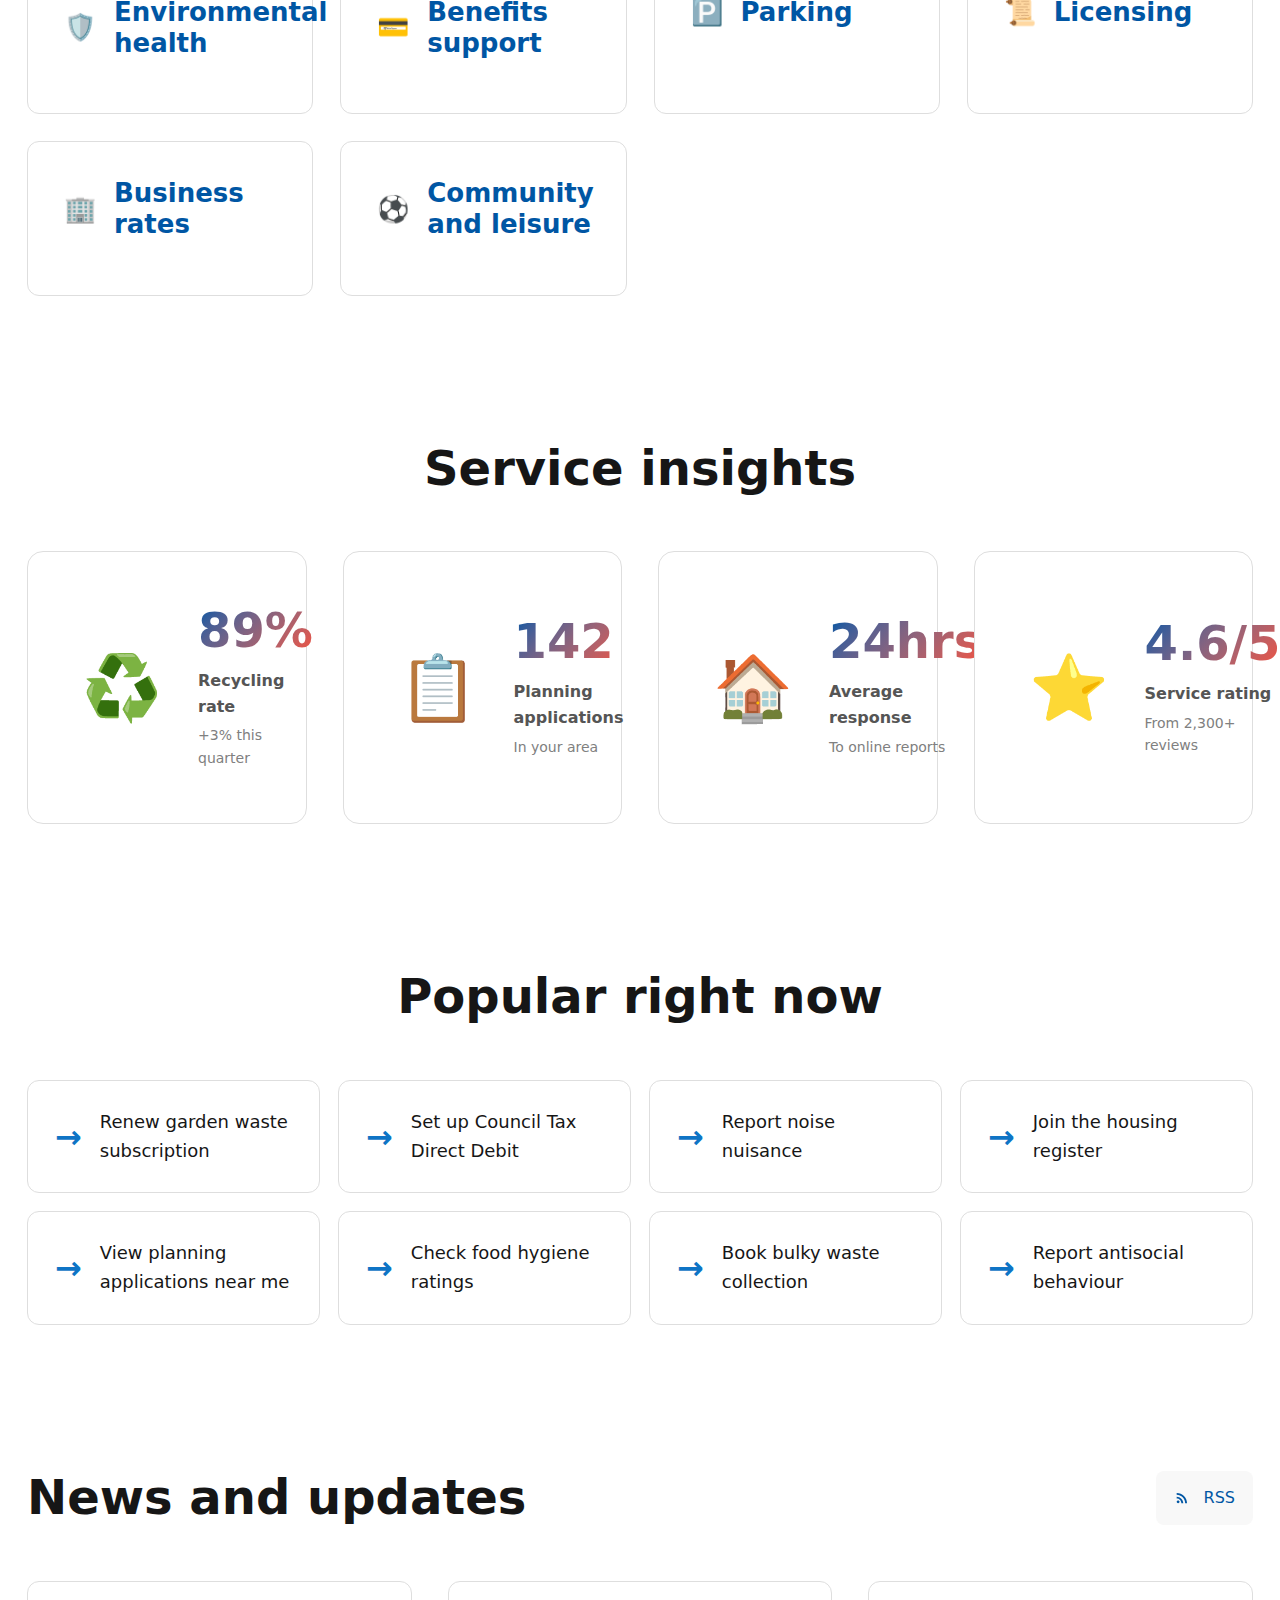
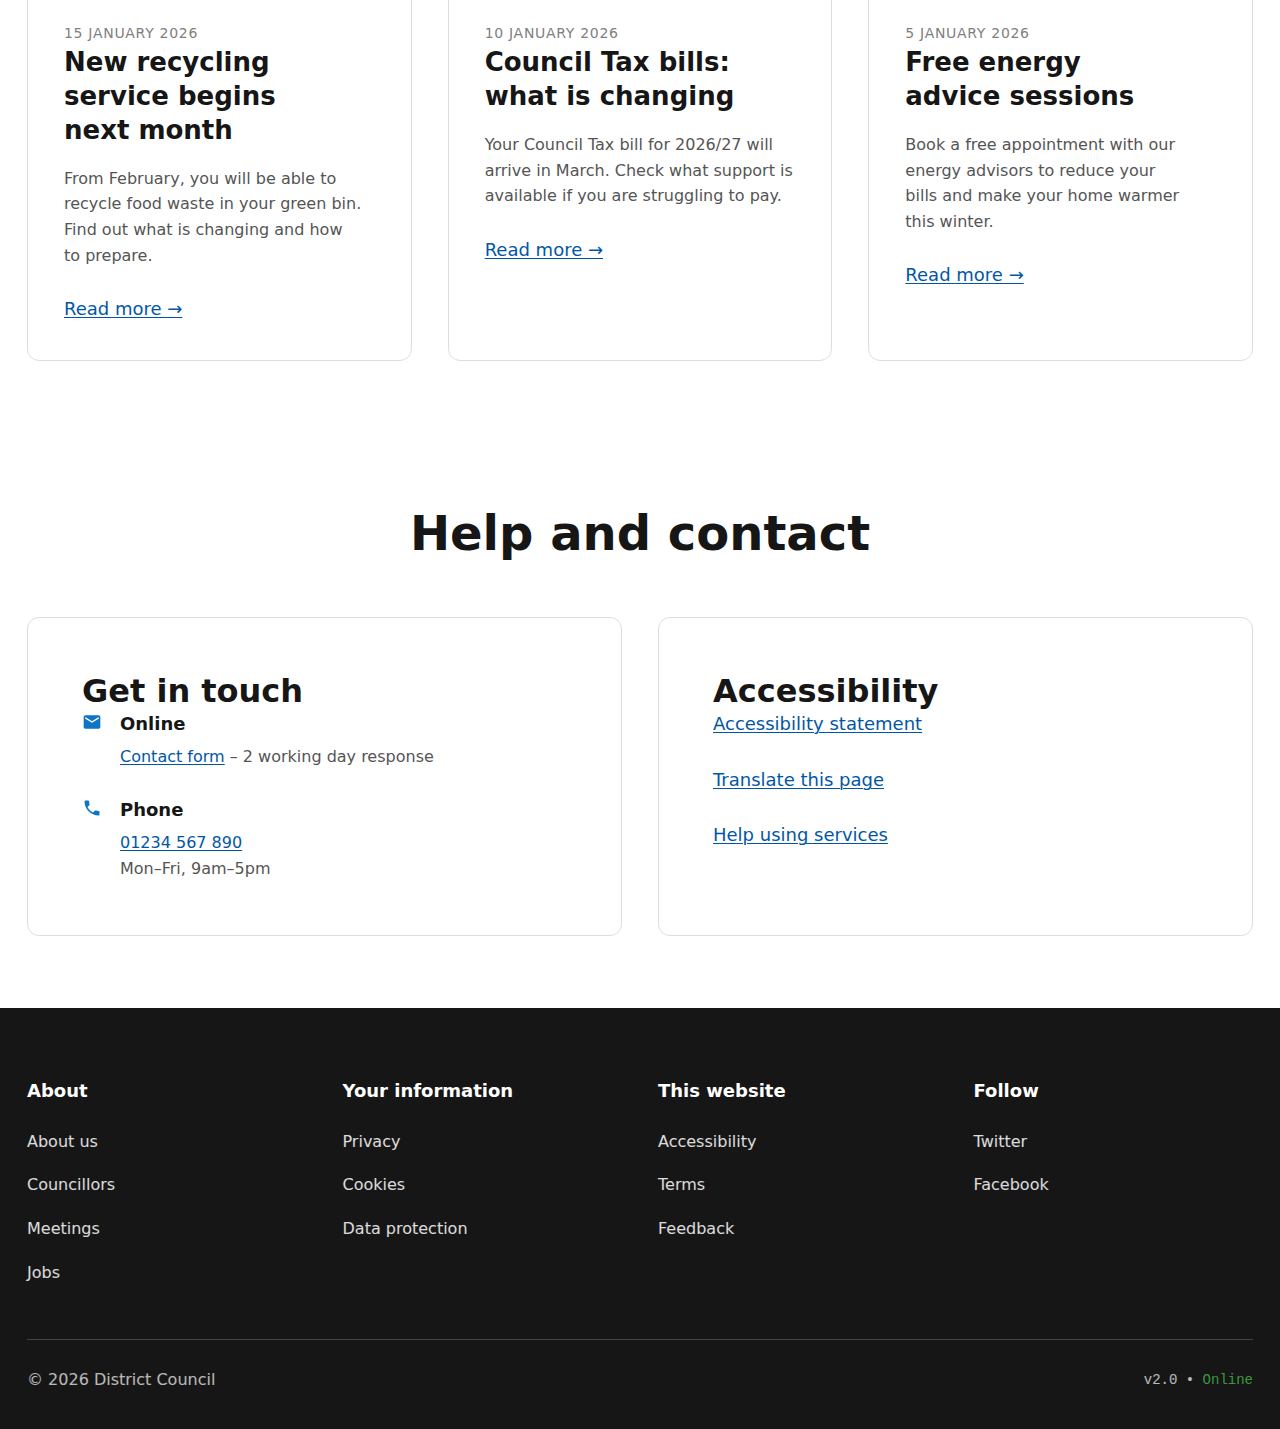
<file: council-modern/index.html>
<!DOCTYPE html>
<html lang="en-GB" data-theme="auto">
<head>
    <meta charset="UTF-8">
    <meta name="viewport" content="width=device-width, initial-scale=1.0, viewport-fit=cover">
    <meta name="description" content="Modern, intelligent council services. Quick access to bins, Council Tax, housing, planning, and more.">
    <meta name="theme-color" content="#0F172A" media="(prefers-color-scheme: dark)">
    <meta name="theme-color" content="#FFFFFF" media="(prefers-color-scheme: light)">

    <!-- PWA Configuration -->
    <link rel="manifest" href="manifest.json">
    <meta name="apple-mobile-web-app-capable" content="yes">
    <meta name="apple-mobile-web-app-status-bar-style" content="black-translucent">
    <meta name="apple-mobile-web-app-title" content="District Council">

    <title>District Council – Modern Services Platform</title>

    <link rel="stylesheet" href="styles.css">

    <!-- Preload critical resources -->
    <link rel="preload" as="script" href="script.js">
</head>
<body>
    <!-- Skip Link -->
    <a href="#main-content" class="skip-link">Skip to main content</a>

    <!-- Loading Screen (removed on page load) -->
    <div id="loading-screen" class="loading-screen" aria-hidden="true">
        <div class="loading-spinner"></div>
        <p>Loading services...</p>
    </div>

    <!-- Command Palette (CMD+K / CTRL+K) -->
    <div id="command-palette" class="command-palette" role="dialog" aria-modal="true" aria-labelledby="command-title" hidden>
        <div class="command-backdrop" data-close-command></div>
        <div class="command-content">
            <div class="command-header">
                <h2 id="command-title" class="sr-only">Quick command search</h2>
                <div class="command-search-wrapper">
                    <svg class="command-icon" viewBox="0 0 24 24" aria-hidden="true">
                        <path d="M15.5 14h-.79l-.28-.27C15.41 12.59 16 11.11 16 9.5 16 5.91 13.09 3 9.5 3S3 5.91 3 9.5 5.91 16 9.5 16c1.61 0 3.09-.59 4.23-1.57l.27.28v.79l5 4.99L20.49 19l-4.99-5zm-6 0C7.01 14 5 11.99 5 9.5S7.01 5 9.5 5 14 7.01 14 9.5 11.99 14 9.5 14z"/>
                    </svg>
                    <input
                        type="search"
                        id="command-input"
                        class="command-input"
                        placeholder="Search services, type a command..."
                        autocomplete="off"
                        spellcheck="false"
                        aria-autocomplete="list"
                        aria-controls="command-results"
                    >
                    <kbd class="command-hint">ESC</kbd>
                </div>
            </div>
            <div id="command-results" class="command-results" role="listbox"></div>
            <div class="command-footer">
                <div class="command-tips">
                    <kbd>↑↓</kbd> Navigate
                    <kbd>↵</kbd> Select
                    <kbd>ESC</kbd> Close
                </div>
            </div>
        </div>
    </div>

    <!-- Toast Notifications -->
    <div id="toast-container" class="toast-container" role="status" aria-live="polite" aria-atomic="true"></div>

    <!-- Header -->
    <header class="site-header" role="banner">
        <div class="container header-grid">
            <a href="/" class="site-brand" aria-label="District Council - Home">
                <div class="site-logo" aria-hidden="true">
                    <svg viewBox="0 0 24 24">
                        <path d="M12 2L2 7v10c0 5.55 3.84 10.74 10 12 6.16-1.26 10-6.45 10-12V7l-10-5z"/>
                    </svg>
                </div>
                <div class="site-brand-text">
                    <span class="site-name">District Council</span>
                    <span class="site-tagline">Smart services</span>
                </div>
            </a>

            <nav class="header-nav" aria-label="Utility navigation">
                <!-- Search trigger -->
                <button
                    id="search-trigger"
                    class="header-btn header-btn--search"
                    aria-label="Open search (Cmd+K)"
                    title="Search (Cmd+K)"
                >
                    <svg viewBox="0 0 24 24" aria-hidden="true">
                        <path d="M15.5 14h-.79l-.28-.27C15.41 12.59 16 11.11 16 9.5 16 5.91 13.09 3 9.5 3S3 5.91 3 9.5 5.91 16 9.5 16c1.61 0 3.09-.59 4.23-1.57l.27.28v.79l5 4.99L20.49 19l-4.99-5zm-6 0C7.01 14 5 11.99 5 9.5S7.01 5 9.5 5 14 7.01 14 9.5 11.99 14 9.5 14z"/>
                    </svg>
                    <kbd>⌘K</kbd>
                </button>

                <!-- Voice Search -->
                <button
                    id="voice-trigger"
                    class="header-btn header-btn--voice"
                    aria-label="Voice search"
                    title="Voice search"
                    hidden
                >
                    <svg viewBox="0 0 24 24" aria-hidden="true">
                        <path d="M12 14c1.66 0 3-1.34 3-3V5c0-1.66-1.34-3-3-3S9 3.34 9 5v6c0 1.66 1.34 3 3 3z"/>
                        <path d="M17 11c0 2.76-2.24 5-5 5s-5-2.24-5-5H5c0 3.53 2.61 6.43 6 6.92V21h2v-3.08c3.39-.49 6-3.39 6-6.92h-2z"/>
                    </svg>
                </button>

                <!-- Dark Mode Toggle -->
                <button
                    id="theme-toggle"
                    class="header-btn header-btn--theme"
                    aria-label="Toggle dark mode"
                    title="Toggle theme"
                >
                    <svg class="theme-icon theme-icon--light" viewBox="0 0 24 24" aria-hidden="true">
                        <path d="M12 7c-2.76 0-5 2.24-5 5s2.24 5 5 5 5-2.24 5-5-2.24-5-5-5zM2 13h2c.55 0 1-.45 1-1s-.45-1-1-1H2c-.55 0-1 .45-1 1s.45 1 1 1zm18 0h2c.55 0 1-.45 1-1s-.45-1-1-1h-2c-.55 0-1 .45-1 1s.45 1 1 1zM11 2v2c0 .55.45 1 1 1s1-.45 1-1V2c0-.55-.45-1-1-1s-1 .45-1 1zm0 18v2c0 .55.45 1 1 1s1-.45 1-1v-2c0-.55-.45-1-1-1s-1 .45-1 1zM5.99 4.58c-.39-.39-1.03-.39-1.41 0-.39.39-.39 1.03 0 1.41l1.06 1.06c.39.39 1.03.39 1.41 0s.39-1.03 0-1.41L5.99 4.58zm12.37 12.37c-.39-.39-1.03-.39-1.41 0-.39.39-.39 1.03 0 1.41l1.06 1.06c.39.39 1.03.39 1.41 0 .39-.39.39-1.03 0-1.41l-1.06-1.06zm1.06-10.96c.39-.39.39-1.03 0-1.41-.39-.39-1.03-.39-1.41 0l-1.06 1.06c-.39.39-.39 1.03 0 1.41s1.03.39 1.41 0l1.06-1.06zM7.05 18.36c.39-.39.39-1.03 0-1.41-.39-.39-1.03-.39-1.41 0l-1.06 1.06c-.39.39-.39 1.03 0 1.41s1.03.39 1.41 0l1.06-1.06z"/>
                    </svg>
                    <svg class="theme-icon theme-icon--dark" viewBox="0 0 24 24" aria-hidden="true">
                        <path d="M12 3c-4.97 0-9 4.03-9 9s4.03 9 9 9 9-4.03 9-9c0-.46-.04-.92-.1-1.36-.98 1.37-2.58 2.26-4.4 2.26-2.98 0-5.4-2.42-5.4-5.4 0-1.81.89-3.42 2.26-4.4-.44-.06-.9-.1-1.36-.1z"/>
                    </svg>
                </button>

                <!-- Emergency -->
                <a href="/emergency" class="header-btn header-btn--emergency">
                    <svg viewBox="0 0 24 24" aria-hidden="true">
                        <path d="M1 21h22L12 2 1 21zm12-3h-2v-2h2v2zm0-4h-2v-4h2v4z"/>
                    </svg>
                    <span>Emergency</span>
                </a>
            </nav>
        </div>
    </header>

    <!-- Main Content -->
    <main id="main-content">
        <!-- Hero with Adaptive Tasks -->
        <section class="hero">
            <div class="container">
                <div class="hero-content">
                    <h1 class="hero-title">
                        <span class="hero-greeting">Good <span id="time-of-day">morning</span></span>
                        What do you need to do?
                    </h1>
                    <p class="hero-subtitle">
                        Quick access to your most-used services
                    </p>
                </div>

                <!-- Adaptive Top Tasks (personalizes based on usage) -->
                <div id="top-tasks" class="top-tasks-grid">
                    <!-- Dynamically populated by JS -->
                </div>

                <div class="hero-actions">
                    <button class="link-button" id="customize-tasks">
                        <svg viewBox="0 0 24 24" aria-hidden="true">
                            <path d="M3 17v2h6v-2H3zM3 5v2h10V5H3zm10 16v-2h8v-2h-8v-2h-2v6h2zM7 9v2H3v2h4v2h2V9H7zm14 4v-2H11v2h10zm-6-4h2V7h4V5h-4V3h-2v6z"/>
                        </svg>
                        Customize tasks
                    </button>
                    <a href="/services" class="link-button">Browse all services</a>
                </div>
            </div>
        </section>

        <!-- Status Banner (collapsible) -->
        <section class="status-section" id="status-section">
            <div class="container">
                <div class="status-banner status-banner--info">
                    <div class="status-icon" aria-hidden="true">ℹ️</div>
                    <div class="status-content">
                        <h2 class="status-title">Service updates</h2>
                        <p>Bin collections may be delayed due to icy conditions. <a href="/service-status">Check your collection</a></p>
                    </div>
                    <button class="status-close" aria-label="Dismiss">
                        <svg viewBox="0 0 24 24" aria-hidden="true">
                            <path d="M19 6.41L17.59 5 12 10.59 6.41 5 5 6.41 10.59 12 5 17.59 6.41 19 12 13.41 17.59 19 19 17.59 13.41 12z"/>
                        </svg>
                    </button>
                </div>
            </div>
        </section>

        <!-- Services Grid -->
        <section class="section section--services">
            <div class="container">
                <div class="section-header">
                    <h2>Council services</h2>
                    <div class="section-actions">
                        <label class="filter-toggle">
                            <input type="checkbox" id="show-descriptions">
                            <span>Show descriptions</span>
                        </label>
                    </div>
                </div>

                <div id="services-grid" class="services-grid"></div>
            </div>
        </section>

        <!-- Quick Stats (data visualization) -->
        <section class="section section--stats">
            <div class="container">
                <h2 class="section-title">Service insights</h2>
                <div class="stats-grid">
                    <div class="stat-card">
                        <div class="stat-icon" aria-hidden="true">♻️</div>
                        <div class="stat-content">
                            <div class="stat-value" data-count="89">89%</div>
                            <div class="stat-label">Recycling rate</div>
                            <div class="stat-trend stat-trend--up">+3% this quarter</div>
                        </div>
                    </div>

                    <div class="stat-card">
                        <div class="stat-icon" aria-hidden="true">📋</div>
                        <div class="stat-content">
                            <div class="stat-value" data-count="142">142</div>
                            <div class="stat-label">Planning applications</div>
                            <div class="stat-trend">In your area</div>
                        </div>
                    </div>

                    <div class="stat-card">
                        <div class="stat-icon" aria-hidden="true">🏠</div>
                        <div class="stat-content">
                            <div class="stat-value" data-count="24">24hrs</div>
                            <div class="stat-label">Average response</div>
                            <div class="stat-trend">To online reports</div>
                        </div>
                    </div>

                    <div class="stat-card">
                        <div class="stat-icon" aria-hidden="true">⭐</div>
                        <div class="stat-content">
                            <div class="stat-value" data-count="4.6">4.6/5</div>
                            <div class="stat-label">Service rating</div>
                            <div class="stat-trend">From 2,300+ reviews</div>
                        </div>
                    </div>
                </div>
            </div>
        </section>

        <!-- Popular Now (dynamic) -->
        <section class="section section--popular">
            <div class="container">
                <h2 class="section-title">Popular right now</h2>
                <div id="popular-list" class="popular-grid"></div>
            </div>
        </section>

        <!-- News -->
        <section class="section section--news">
            <div class="container">
                <div class="section-header">
                    <h2>News and updates</h2>
                    <a href="/news/rss" class="rss-link" aria-label="Subscribe to news RSS feed">
                        <svg viewBox="0 0 24 24" aria-hidden="true">
                            <path d="M6.18 15.64c-1.18 0-2.14.96-2.14 2.14s.96 2.14 2.14 2.14 2.14-.96 2.14-2.14-.95-2.14-2.14-2.14zM4 4.44v2.83c7.03 0 12.73 5.7 12.73 12.73h2.83c0-8.59-6.97-15.56-15.56-15.56zm0 5.66v2.83c3.9 0 7.07 3.17 7.07 7.07h2.83c0-5.47-4.43-9.9-9.9-9.9z"/>
                        </svg>
                        RSS
                    </a>
                </div>
                <div id="news-grid" class="news-grid"></div>
            </div>
        </section>

        <!-- Help & Contact -->
        <section class="section section--contact">
            <div class="container">
                <h2 class="section-title">Help and contact</h2>
                <div class="contact-grid">
                    <div class="contact-card">
                        <h3>Get in touch</h3>
                        <ul class="contact-list">
                            <li>
                                <svg viewBox="0 0 24 24" aria-hidden="true">
                                    <path d="M20 4H4c-1.1 0-1.99.9-1.99 2L2 18c0 1.1.9 2 2 2h16c1.1 0 2-.9 2-2V6c0-1.1-.9-2-2-2zm0 4l-8 5-8-5V6l8 5 8-5v2z"/>
                                </svg>
                                <div>
                                    <strong>Online</strong>
                                    <p><a href="/contact">Contact form</a> – 2 working day response</p>
                                </div>
                            </li>
                            <li>
                                <svg viewBox="0 0 24 24" aria-hidden="true">
                                    <path d="M6.62 10.79c1.44 2.83 3.76 5.14 6.59 6.59l2.2-2.2c.27-.27.67-.36 1.02-.24 1.12.37 2.33.57 3.57.57.55 0 1 .45 1 1V20c0 .55-.45 1-1 1-9.39 0-17-7.61-17-17 0-.55.45-1 1-1h3.5c.55 0 1 .45 1 1 0 1.25.2 2.45.57 3.57.11.35.03.74-.25 1.02l-2.2 2.2z"/>
                                </svg>
                                <div>
                                    <strong>Phone</strong>
                                    <p><a href="tel:01234567890">01234 567 890</a><br>Mon–Fri, 9am–5pm</p>
                                </div>
                            </li>
                        </ul>
                    </div>

                    <div class="contact-card">
                        <h3>Accessibility</h3>
                        <ul class="contact-list">
                            <li>
                                <a href="/accessibility">Accessibility statement</a>
                            </li>
                            <li>
                                <a href="/translate">Translate this page</a>
                            </li>
                            <li>
                                <a href="/help">Help using services</a>
                            </li>
                        </ul>
                    </div>
                </div>
            </div>
        </section>
    </main>

    <!-- Footer -->
    <footer class="site-footer" role="contentinfo">
        <div class="container">
            <div class="footer-grid">
                <div class="footer-col">
                    <h4>About</h4>
                    <ul>
                        <li><a href="/about">About us</a></li>
                        <li><a href="/councillors">Councillors</a></li>
                        <li><a href="/meetings">Meetings</a></li>
                        <li><a href="/jobs">Jobs</a></li>
                    </ul>
                </div>
                <div class="footer-col">
                    <h4>Your information</h4>
                    <ul>
                        <li><a href="/privacy">Privacy</a></li>
                        <li><a href="/cookies">Cookies</a></li>
                        <li><a href="/data-protection">Data protection</a></li>
                    </ul>
                </div>
                <div class="footer-col">
                    <h4>This website</h4>
                    <ul>
                        <li><a href="/accessibility">Accessibility</a></li>
                        <li><a href="/terms">Terms</a></li>
                        <li><a href="/feedback">Feedback</a></li>
                    </ul>
                </div>
                <div class="footer-col">
                    <h4>Follow</h4>
                    <ul>
                        <li><a href="https://twitter.com/council" rel="external">Twitter</a></li>
                        <li><a href="https://facebook.com/council" rel="external">Facebook</a></li>
                    </ul>
                </div>
            </div>
            <div class="footer-bottom">
                <p>&copy; 2026 District Council</p>
                <p class="footer-version">v2.0 • <span id="online-status">Online</span></p>
            </div>
        </div>
    </footer>

    <!-- Scripts -->
    <script src="script.js"></script>
</body>
</html>
</file>
<file: council-modern/styles.css>
/* =================================================================
   MODERN DISTRICT COUNCIL - CUTTING EDGE CSS
   Features: Cascade layers, container queries, :has(), view transitions,
   CSS nesting, modern color functions, scroll-driven animations
   ================================================================= */

/* Enable view transitions API for smooth page transitions */
@view-transition {
    navigation: auto;
}

/* =================================================================
   CASCADE LAYERS (Organize CSS priority)
   ================================================================= */
@layer reset, tokens, base, components, utilities, overrides;

/* =================================================================
   LAYER: RESET
   ================================================================= */
@layer reset {
    *, *::before, *::after {
        box-sizing: border-box;
        margin: 0;
        padding: 0;
    }

    html {
        -webkit-font-smoothing: antialiased;
        -moz-osx-font-smoothing: grayscale;
        text-rendering: optimizeLegibility;
    }

    body {
        min-height: 100vh;
        min-height: 100dvh; /* Dynamic viewport height for mobile */
    }

    img, picture, video, canvas, svg {
        display: block;
        max-width: 100%;
    }

    button, input, select, textarea {
        font: inherit;
    }

    /* Remove list styles on ul, ol with role="list" */
    ul[role="list"], ol[role="list"] {
        list-style: none;
    }
}

/* =================================================================
   LAYER: TOKENS (Design system)
   ================================================================= */
@layer tokens {
    :root {
        /* Color System - Light Mode */
        --color-primary-50: oklch(97% 0.01 250);
        --color-primary-100: oklch(93% 0.03 250);
        --color-primary-200: oklch(85% 0.06 250);
        --color-primary-500: oklch(55% 0.15 250);
        --color-primary-600: oklch(45% 0.15 250);
        --color-primary-700: oklch(35% 0.12 250);
        --color-primary-900: oklch(20% 0.08 250);

        --color-accent-400: oklch(70% 0.18 30);
        --color-accent-500: oklch(65% 0.20 30);
        --color-accent-600: oklch(55% 0.18 30);

        --color-success: oklch(60% 0.15 145);
        --color-warning: oklch(70% 0.15 65);
        --color-error: oklch(60% 0.20 25);

        /* Surface colors */
        --surface-base: oklch(100% 0 0);
        --surface-raised: oklch(100% 0 0);
        --surface-overlay: oklch(98% 0 0);
        --surface-sunken: oklch(96% 0 0);

        /* Text colors */
        --text-primary: oklch(20% 0 0);
        --text-secondary: oklch(45% 0 0);
        --text-tertiary: oklch(60% 0 0);
        --text-on-primary: oklch(98% 0 0);

        /* Border colors */
        --border-subtle: oklch(90% 0 0);
        --border-default: oklch(80% 0 0);
        --border-emphasis: oklch(60% 0 0);

        /* Interactive states */
        --focus-ring: var(--color-primary-500);
        --focus-ring-offset: var(--surface-base);

        /* Shadows with color-mix for theme adaptation */
        --shadow-sm: 0 1px 2px 0 color-mix(in srgb, currentColor 5%, transparent);
        --shadow-md: 0 4px 6px -1px color-mix(in srgb, currentColor 7%, transparent),
                     0 2px 4px -2px color-mix(in srgb, currentColor 5%, transparent);
        --shadow-lg: 0 10px 15px -3px color-mix(in srgb, currentColor 10%, transparent),
                     0 4px 6px -4px color-mix(in srgb, currentColor 7%, transparent);
        --shadow-xl: 0 20px 25px -5px color-mix(in srgb, currentColor 12%, transparent),
                     0 8px 10px -6px color-mix(in srgb, currentColor 8%, transparent);

        /* Typography Scale (fluid typography) */
        --font-sans: -apple-system, BlinkMacSystemFont, 'Segoe UI', system-ui, sans-serif;
        --font-mono: ui-monospace, 'Cascadia Code', 'Source Code Pro', monospace;

        --text-xs: clamp(0.75rem, 0.7rem + 0.25vw, 0.875rem);
        --text-sm: clamp(0.875rem, 0.8rem + 0.375vw, 1rem);
        --text-base: clamp(1rem, 0.95rem + 0.25vw, 1.125rem);
        --text-lg: clamp(1.125rem, 1rem + 0.625vw, 1.375rem);
        --text-xl: clamp(1.25rem, 1.1rem + 0.75vw, 1.625rem);
        --text-2xl: clamp(1.5rem, 1.3rem + 1vw, 2rem);
        --text-3xl: clamp(2rem, 1.6rem + 2vw, 3rem);
        --text-4xl: clamp(2.5rem, 2rem + 2.5vw, 4rem);

        /* Spacing Scale (consistent rhythm) */
        --space-3xs: clamp(0.25rem, 0.23rem + 0.11vw, 0.3125rem);
        --space-2xs: clamp(0.5rem, 0.48rem + 0.11vw, 0.5625rem);
        --space-xs: clamp(0.75rem, 0.7rem + 0.25vw, 0.875rem);
        --space-sm: clamp(1rem, 0.95rem + 0.25vw, 1.125rem);
        --space-md: clamp(1.5rem, 1.43rem + 0.36vw, 1.6875rem);
        --space-lg: clamp(2rem, 1.89rem + 0.54vw, 2.25rem);
        --space-xl: clamp(3rem, 2.84rem + 0.79vw, 3.375rem);
        --space-2xl: clamp(4rem, 3.79rem + 1.07vw, 4.5rem);
        --space-3xl: clamp(6rem, 5.68rem + 1.61vw, 6.75rem);

        /* Layout */
        --container-max: 1400px;
        --content-max: 70ch;
        --radius-sm: 0.375rem;
        --radius-md: 0.5rem;
        --radius-lg: 0.75rem;
        --radius-xl: 1rem;
        --radius-full: 9999px;

        /* Transitions */
        --transition-fast: 150ms cubic-bezier(0.4, 0, 0.2, 1);
        --transition-base: 250ms cubic-bezier(0.4, 0, 0.2, 1);
        --transition-slow: 350ms cubic-bezier(0.4, 0, 0.2, 1);
        --transition-bounce: 500ms cubic-bezier(0.68, -0.55, 0.265, 1.55);

        /* Z-index scale */
        --z-base: 0;
        --z-dropdown: 1000;
        --z-sticky: 1100;
        --z-fixed: 1200;
        --z-modal: 1300;
        --z-toast: 1400;
        --z-tooltip: 1500;

        /* Minimum touch target */
        --tap-target: 44px;
    }

    /* Dark mode tokens */
    @media (prefers-color-scheme: dark) {
        :root[data-theme="auto"], :root[data-theme="dark"] {
            color-scheme: dark;

            --color-primary-50: oklch(15% 0.08 250);
            --color-primary-100: oklch(20% 0.10 250);
            --color-primary-200: oklch(30% 0.12 250);
            --color-primary-500: oklch(65% 0.15 250);
            --color-primary-600: oklch(75% 0.12 250);
            --color-primary-700: oklch(85% 0.08 250);

            --surface-base: oklch(15% 0.01 250);
            --surface-raised: oklch(20% 0.01 250);
            --surface-overlay: oklch(25% 0.01 250);
            --surface-sunken: oklch(12% 0.01 250);

            --text-primary: oklch(95% 0 0);
            --text-secondary: oklch(75% 0 0);
            --text-tertiary: oklch(60% 0 0);

            --border-subtle: oklch(30% 0 0);
            --border-default: oklch(40% 0 0);
            --border-emphasis: oklch(60% 0 0);

            --focus-ring-offset: var(--surface-raised);
        }
    }

    /* Force light mode */
    :root[data-theme="light"] {
        color-scheme: light;
    }

    /* Reduced motion preferences */
    @media (prefers-reduced-motion: reduce) {
        :root {
            --transition-fast: 0ms;
            --transition-base: 0ms;
            --transition-slow: 0ms;
            --transition-bounce: 0ms;
        }
    }
}

/* =================================================================
   LAYER: BASE
   ================================================================= */
@layer base {
    body {
        font-family: var(--font-sans);
        font-size: var(--text-base);
        line-height: 1.6;
        color: var(--text-primary);
        background: var(--surface-base);
        display: flex;
        flex-direction: column;
    }

    h1, h2, h3, h4, h5, h6 {
        line-height: 1.2;
        font-weight: 700;
        text-wrap: balance; /* Modern text balancing */
    }

    h1 { font-size: var(--text-4xl); }
    h2 { font-size: var(--text-3xl); }
    h3 { font-size: var(--text-2xl); }
    h4 { font-size: var(--text-xl); }

    p {
        text-wrap: pretty; /* Better line breaks */
        max-width: var(--content-max);
    }

    a {
        color: var(--color-primary-600);
        text-decoration: underline;
        text-decoration-thickness: 1px;
        text-underline-offset: 2px;
        transition: color var(--transition-fast);

        &:hover {
            color: var(--color-primary-700);
        }

        &:focus-visible {
            outline: 2px solid var(--focus-ring);
            outline-offset: 3px;
            border-radius: var(--radius-sm);
        }
    }

    button {
        cursor: pointer;

        &:disabled {
            cursor: not-allowed;
            opacity: 0.6;
        }
    }

    /* Modern focus styles */
    :focus-visible {
        outline: 2px solid var(--focus-ring);
        outline-offset: 2px;
        border-radius: var(--radius-sm);
    }

    /* Selection color */
    ::selection {
        background: color-mix(in srgb, var(--color-primary-500) 30%, transparent);
        color: var(--text-primary);
    }
}

/* =================================================================
   LAYER: COMPONENTS
   ================================================================= */
@layer components {
    /* Container */
    .container {
        width: 100%;
        max-width: var(--container-max);
        margin-inline: auto;
        padding-inline: var(--space-md);
        container-type: inline-size; /* Enable container queries */
        container-name: main;
    }

    /* Skip Link */
    .skip-link {
        position: absolute;
        top: -100px;
        left: var(--space-md);
        background: var(--color-primary-600);
        color: var(--text-on-primary);
        padding: var(--space-sm) var(--space-lg);
        border-radius: var(--radius-md);
        font-weight: 600;
        text-decoration: none;
        z-index: var(--z-tooltip);
        transition: top var(--transition-fast);

        &:focus {
            top: var(--space-md);
        }
    }

    /* Loading Screen */
    .loading-screen {
        position: fixed;
        inset: 0;
        background: var(--surface-base);
        display: flex;
        flex-direction: column;
        align-items: center;
        justify-content: center;
        gap: var(--space-md);
        z-index: var(--z-modal);
        transition: opacity var(--transition-base), visibility var(--transition-base);

        &[hidden] {
            opacity: 0;
            visibility: hidden;
            pointer-events: none;
        }
    }

    .loading-spinner {
        width: 48px;
        height: 48px;
        border: 4px solid var(--border-subtle);
        border-top-color: var(--color-primary-500);
        border-radius: 50%;
        animation: spin 0.8s linear infinite;
    }

    @keyframes spin {
        to { transform: rotate(360deg); }
    }

    /* Header */
    .site-header {
        background: var(--surface-raised);
        border-bottom: 1px solid var(--border-subtle);
        position: sticky;
        top: 0;
        z-index: var(--z-sticky);
        backdrop-filter: blur(10px);
        background: color-mix(in srgb, var(--surface-raised) 95%, transparent);
    }

    .header-grid {
        display: grid;
        grid-template-columns: 1fr auto;
        align-items: center;
        gap: var(--space-md);
        padding-block: var(--space-sm);
    }

    .site-brand {
        display: flex;
        align-items: center;
        gap: var(--space-sm);
        text-decoration: none;
        color: var(--text-primary);

        &:focus-visible {
            outline-offset: 4px;
        }
    }

    .site-logo {
        width: 40px;
        height: 40px;
        background: var(--color-primary-500);
        border-radius: var(--radius-md);
        display: flex;
        align-items: center;
        justify-content: center;
        flex-shrink: 0;

        svg {
            width: 24px;
            height: 24px;
            fill: var(--text-on-primary);
        }
    }

    .site-brand-text {
        display: flex;
        flex-direction: column;
        gap: 2px;
    }

    .site-name {
        font-size: var(--text-lg);
        font-weight: 700;
        line-height: 1;
    }

    .site-tagline {
        font-size: var(--text-xs);
        color: var(--text-secondary);
        line-height: 1;
    }

    .header-nav {
        display: flex;
        align-items: center;
        gap: var(--space-xs);
    }

    .header-btn {
        display: flex;
        align-items: center;
        gap: var(--space-2xs);
        padding: var(--space-xs) var(--space-sm);
        background: transparent;
        border: 1px solid var(--border-subtle);
        border-radius: var(--radius-md);
        color: var(--text-primary);
        font-size: var(--text-sm);
        font-weight: 500;
        transition: all var(--transition-fast);
        min-height: var(--tap-target);

        svg {
            width: 20px;
            height: 20px;
            fill: currentColor;
        }

        kbd {
            display: none;
            padding: 2px 6px;
            background: var(--surface-sunken);
            border-radius: var(--radius-sm);
            font-size: var(--text-xs);
            font-family: var(--font-mono);
            line-height: 1;
        }

        &:hover {
            background: var(--surface-overlay);
            border-color: var(--border-default);
        }

        &--search {
            @container (min-width: 640px) {
                kbd {
                    display: block;
                }
            }
        }

        &--emergency {
            border-color: var(--color-error);
            color: var(--color-error);

            &:hover {
                background: var(--color-error);
                color: white;
            }
        }

        &--theme {
            .theme-icon {
                transition: transform var(--transition-base);
            }

            .theme-icon--dark {
                display: none;
            }

            @media (prefers-color-scheme: dark) {
                :root[data-theme="auto"] & {
                    .theme-icon--light { display: none; }
                    .theme-icon--dark { display: block; }
                }
            }

            :root[data-theme="dark"] & {
                .theme-icon--light { display: none; }
                .theme-icon--dark { display: block; }
            }
        }
    }

    /* Hero */
    .hero {
        background: linear-gradient(135deg,
            var(--color-primary-600) 0%,
            var(--color-primary-500) 100%
        );
        color: var(--text-on-primary);
        padding-block: var(--space-2xl);
        position: relative;
        overflow: hidden;

        /* Animated gradient background */
        &::before {
            content: '';
            position: absolute;
            inset: 0;
            background: radial-gradient(
                circle at 80% 20%,
                color-mix(in srgb, var(--color-accent-500) 20%, transparent),
                transparent 50%
            );
            animation: gradient-shift 15s ease-in-out infinite;
        }
    }

    @keyframes gradient-shift {
        0%, 100% { opacity: 0.3; transform: translate(0, 0); }
        50% { opacity: 0.6; transform: translate(-10%, 5%); }
    }

    .hero-content {
        position: relative;
        z-index: 1;
        text-align: center;
        margin-bottom: var(--space-xl);
    }

    .hero-title {
        color: inherit;
        margin-bottom: var(--space-md);

        .hero-greeting {
            display: block;
            font-size: var(--text-xl);
            font-weight: 500;
            opacity: 0.9;
            margin-bottom: var(--space-xs);
        }
    }

    .hero-subtitle {
        font-size: var(--text-lg);
        opacity: 0.95;
        margin: 0;
    }

    /* Top Tasks Grid (Adaptive) */
    .top-tasks-grid {
        display: grid;
        grid-template-columns: repeat(auto-fit, minmax(min(140px, 100%), 1fr));
        gap: var(--space-md);
        margin-bottom: var(--space-lg);
        position: relative;
        z-index: 1;

        @container (min-width: 640px) {
            grid-template-columns: repeat(auto-fit, minmax(180px, 1fr));
        }
    }

    .task-card {
        background: var(--surface-raised);
        color: var(--text-primary);
        padding: var(--space-lg);
        border-radius: var(--radius-xl);
        text-decoration: none;
        display: flex;
        flex-direction: column;
        align-items: center;
        gap: var(--space-sm);
        min-height: 120px;
        justify-content: center;
        transition: all var(--transition-base);
        box-shadow: var(--shadow-sm);
        position: relative;

        &::before {
            content: '';
            position: absolute;
            inset: 0;
            border-radius: inherit;
            background: linear-gradient(135deg, var(--color-primary-500), var(--color-accent-500));
            opacity: 0;
            transition: opacity var(--transition-base);
        }

        &:hover {
            transform: translateY(-4px) scale(1.02);
            box-shadow: var(--shadow-lg);

            &::before {
                opacity: 0.1;
            }
        }

        &:active {
            transform: translateY(-2px) scale(1.01);
        }

        .task-icon {
            font-size: var(--text-3xl);
            line-height: 1;
            position: relative;
            z-index: 1;
        }

        .task-label {
            font-weight: 600;
            text-align: center;
            line-height: 1.3;
            position: relative;
            z-index: 1;
        }

        .task-count {
            font-size: var(--text-xs);
            color: var(--text-secondary);
            position: relative;
            z-index: 1;
        }
    }

    .hero-actions {
        display: flex;
        justify-content: center;
        gap: var(--space-md);
        flex-wrap: wrap;
        position: relative;
        z-index: 1;
    }

    .link-button {
        display: inline-flex;
        align-items: center;
        gap: var(--space-xs);
        background: transparent;
        border: 1px solid currentColor;
        color: inherit;
        padding: var(--space-sm) var(--space-md);
        border-radius: var(--radius-md);
        text-decoration: none;
        font-weight: 500;
        transition: all var(--transition-fast);

        svg {
            width: 16px;
            height: 16px;
        }

        &:hover {
            background: color-mix(in srgb, currentColor 10%, transparent);
        }
    }

    /* Status Banner */
    .status-section {
        padding-block: var(--space-md);
    }

    .status-banner {
        display: grid;
        grid-template-columns: auto 1fr auto;
        align-items: start;
        gap: var(--space-md);
        padding: var(--space-md);
        border-radius: var(--radius-lg);
        border-left: 4px solid;

        &--info {
            background: color-mix(in srgb, var(--color-primary-500) 10%, var(--surface-raised));
            border-color: var(--color-primary-500);
        }

        &--warning {
            background: color-mix(in srgb, var(--color-warning) 10%, var(--surface-raised));
            border-color: var(--color-warning);
        }
    }

    .status-icon {
        font-size: var(--text-xl);
        line-height: 1;
    }

    .status-content {
        h2 {
            font-size: var(--text-lg);
            margin-bottom: var(--space-xs);
        }

        p {
            margin: 0;
            font-size: var(--text-sm);
        }
    }

    .status-close {
        background: transparent;
        border: none;
        padding: var(--space-2xs);
        border-radius: var(--radius-sm);
        transition: background var(--transition-fast);

        svg {
            width: 20px;
            height: 20px;
            fill: currentColor;
        }

        &:hover {
            background: color-mix(in srgb, currentColor 10%, transparent);
        }
    }

    /* Sections */
    .section {
        padding-block: var(--space-2xl);

        &--services {
            background: var(--surface-sunken);
        }

        &--stats {
            background: var(--surface-raised);
        }
    }

    .section-header {
        display: flex;
        justify-content: space-between;
        align-items: center;
        margin-bottom: var(--space-xl);
        flex-wrap: wrap;
        gap: var(--space-md);
    }

    .section-title {
        text-align: center;
        margin-bottom: var(--space-xl);
    }

    /* Services Grid */
    .services-grid {
        display: grid;
        gap: var(--space-md);
        grid-template-columns: repeat(auto-fill, minmax(min(280px, 100%), 1fr));
    }

    .service-card {
        background: var(--surface-raised);
        padding: var(--space-lg);
        border-radius: var(--radius-lg);
        border: 1px solid var(--border-subtle);
        text-decoration: none;
        display: block;
        transition: all var(--transition-base);
        container-type: inline-size;

        &:hover {
            border-color: var(--color-primary-500);
            box-shadow: var(--shadow-md);
            transform: translateY(-2px);
        }

        h3 {
            font-size: var(--text-xl);
            margin-bottom: var(--space-sm);
            color: var(--color-primary-600);
            display: flex;
            align-items: center;
            gap: var(--space-sm);
        }

        p {
            color: var(--text-secondary);
            font-size: var(--text-sm);
            margin: 0;
            line-height: 1.5;
        }

        /* Hide description in compact mode */
        &.compact p {
            display: none;
        }
    }

    /* Stats Grid */
    .stats-grid {
        display: grid;
        gap: var(--space-lg);
        grid-template-columns: repeat(auto-fit, minmax(min(240px, 100%), 1fr));
    }

    .stat-card {
        background: var(--surface-raised);
        padding: var(--space-xl);
        border-radius: var(--radius-xl);
        border: 1px solid var(--border-subtle);
        display: flex;
        align-items: center;
        gap: var(--space-lg);
        transition: all var(--transition-base);

        &:hover {
            border-color: var(--color-primary-500);
            box-shadow: var(--shadow-md);
        }
    }

    .stat-icon {
        font-size: var(--text-4xl);
        line-height: 1;
        flex-shrink: 0;
    }

    .stat-content {
        flex: 1;
    }

    .stat-value {
        font-size: var(--text-3xl);
        font-weight: 700;
        line-height: 1;
        margin-bottom: var(--space-xs);
        background: linear-gradient(135deg, var(--color-primary-600), var(--color-accent-500));
        background-clip: text;
        -webkit-background-clip: text;
        -webkit-text-fill-color: transparent;
    }

    .stat-label {
        font-size: var(--text-sm);
        color: var(--text-secondary);
        font-weight: 600;
        margin-bottom: var(--space-3xs);
    }

    .stat-trend {
        font-size: var(--text-xs);
        color: var(--text-tertiary);

        &--up {
            color: var(--color-success);
        }

        &--down {
            color: var(--color-error);
        }
    }

    /* Popular Grid */
    .popular-grid {
        display: grid;
        gap: var(--space-sm);
        grid-template-columns: repeat(auto-fit, minmax(min(280px, 100%), 1fr));
    }

    .popular-card {
        background: var(--surface-raised);
        padding: var(--space-md);
        border-radius: var(--radius-lg);
        border: 1px solid var(--border-subtle);
        text-decoration: none;
        display: flex;
        align-items: center;
        gap: var(--space-sm);
        transition: all var(--transition-fast);

        &::before {
            content: '→';
            font-size: var(--text-2xl);
            color: var(--color-primary-500);
            font-weight: 700;
            line-height: 1;
        }

        &:hover {
            background: var(--surface-overlay);
            border-color: var(--color-primary-500);
        }

        span {
            color: var(--text-primary);
            font-weight: 500;
        }
    }

    /* News Grid */
    .news-grid {
        display: grid;
        gap: var(--space-lg);
        grid-template-columns: repeat(auto-fill, minmax(min(300px, 100%), 1fr));
    }

    .news-card {
        background: var(--surface-raised);
        border: 1px solid var(--border-subtle);
        border-radius: var(--radius-lg);
        overflow: hidden;
        transition: all var(--transition-base);

        &:hover {
            border-color: var(--color-primary-500);
            box-shadow: var(--shadow-lg);
            transform: translateY(-2px);
        }
    }

    .news-content {
        padding: var(--space-lg);
    }

    .news-date {
        font-size: var(--text-xs);
        color: var(--text-tertiary);
        text-transform: uppercase;
        letter-spacing: 0.05em;
        margin-bottom: var(--space-sm);
    }

    .news-title {
        font-size: var(--text-xl);
        margin-bottom: var(--space-sm);
        line-height: 1.3;

        a {
            color: var(--text-primary);
            text-decoration: none;

            &:hover {
                color: var(--color-primary-600);
            }
        }
    }

    .news-excerpt {
        color: var(--text-secondary);
        font-size: var(--text-sm);
        margin-bottom: var(--space-md);
        line-height: 1.6;
    }

    /* Contact */
    .contact-grid {
        display: grid;
        gap: var(--space-lg);
        grid-template-columns: repeat(auto-fit, minmax(min(300px, 100%), 1fr));
    }

    .contact-card {
        background: var(--surface-raised);
        padding: var(--space-xl);
        border-radius: var(--radius-lg);
        border: 1px solid var(--border-subtle);
    }

    .contact-list {
        list-style: none;
        display: flex;
        flex-direction: column;
        gap: var(--space-md);

        li {
            display: flex;
            gap: var(--space-sm);
            align-items: start;
        }

        svg {
            width: 20px;
            height: 20px;
            fill: var(--color-primary-500);
            flex-shrink: 0;
            margin-top: 2px;
        }

        strong {
            display: block;
            margin-bottom: var(--space-3xs);
        }

        p {
            margin: 0;
            font-size: var(--text-sm);
            color: var(--text-secondary);
        }
    }

    /* Footer */
    .site-footer {
        background: var(--text-primary);
        color: var(--surface-base);
        padding-block: var(--space-2xl) var(--space-lg);
        margin-top: auto;

        a {
            color: color-mix(in srgb, var(--surface-base) 85%, transparent);
            text-decoration: none;

            &:hover {
                color: var(--surface-base);
                text-decoration: underline;
            }
        }
    }

    .footer-grid {
        display: grid;
        gap: var(--space-lg);
        grid-template-columns: repeat(auto-fit, minmax(min(200px, 100%), 1fr));
        margin-bottom: var(--space-xl);
    }

    .footer-col {
        h4 {
            font-size: var(--text-base);
            margin-bottom: var(--space-md);
            color: var(--surface-base);
        }

        ul {
            list-style: none;
            display: flex;
            flex-direction: column;
            gap: var(--space-sm);
        }

        li {
            font-size: var(--text-sm);
        }
    }

    .footer-bottom {
        border-top: 1px solid color-mix(in srgb, var(--surface-base) 20%, transparent);
        padding-top: var(--space-md);
        display: flex;
        justify-content: space-between;
        align-items: center;
        flex-wrap: wrap;
        gap: var(--space-sm);
        font-size: var(--text-sm);
        color: color-mix(in srgb, var(--surface-base) 70%, transparent);
    }

    .footer-version {
        font-family: var(--font-mono);
        font-size: var(--text-xs);
    }

    /* Command Palette */
    .command-palette {
        position: fixed;
        inset: 0;
        z-index: var(--z-modal);
        display: flex;
        align-items: start;
        justify-content: center;
        padding: var(--space-3xl) var(--space-md);

        &[hidden] {
            display: none;
        }
    }

    .command-backdrop {
        position: absolute;
        inset: 0;
        background: color-mix(in srgb, var(--text-primary) 50%, transparent);
        backdrop-filter: blur(4px);
        animation: fade-in var(--transition-base);
    }

    .command-content {
        position: relative;
        width: 100%;
        max-width: 640px;
        background: var(--surface-raised);
        border-radius: var(--radius-xl);
        box-shadow: var(--shadow-xl);
        overflow: hidden;
        animation: slide-up var(--transition-bounce);
    }

    @keyframes fade-in {
        from { opacity: 0; }
        to { opacity: 1; }
    }

    @keyframes slide-up {
        from {
            opacity: 0;
            transform: translateY(20px) scale(0.95);
        }
        to {
            opacity: 1;
            transform: translateY(0) scale(1);
        }
    }

    .command-search-wrapper {
        display: flex;
        align-items: center;
        gap: var(--space-sm);
        padding: var(--space-md);
        border-bottom: 1px solid var(--border-subtle);
    }

    .command-icon {
        width: 20px;
        height: 20px;
        fill: var(--text-tertiary);
        flex-shrink: 0;
    }

    .command-input {
        flex: 1;
        border: none;
        background: transparent;
        font-size: var(--text-lg);
        color: var(--text-primary);
        outline: none;

        &::placeholder {
            color: var(--text-tertiary);
        }
    }

    .command-hint {
        padding: var(--space-2xs) var(--space-xs);
        background: var(--surface-sunken);
        border-radius: var(--radius-sm);
        font-size: var(--text-xs);
        font-family: var(--font-mono);
        color: var(--text-tertiary);
        line-height: 1;
    }

    .command-results {
        max-height: 400px;
        overflow-y: auto;
        overscroll-behavior: contain;
    }

    .command-item {
        display: flex;
        align-items: center;
        gap: var(--space-sm);
        padding: var(--space-md);
        border: none;
        background: transparent;
        width: 100%;
        text-align: left;
        cursor: pointer;
        transition: background var(--transition-fast);

        &[aria-selected="true"] {
            background: var(--surface-overlay);
        }

        &:hover {
            background: var(--surface-overlay);
        }

        .command-item-icon {
            font-size: var(--text-xl);
            line-height: 1;
        }

        .command-item-content {
            flex: 1;
        }

        .command-item-title {
            font-weight: 500;
            color: var(--text-primary);
        }

        .command-item-description {
            font-size: var(--text-xs);
            color: var(--text-tertiary);
        }
    }

    .command-footer {
        border-top: 1px solid var(--border-subtle);
        padding: var(--space-sm) var(--space-md);
        background: var(--surface-sunken);
    }

    .command-tips {
        display: flex;
        gap: var(--space-md);
        font-size: var(--text-xs);
        color: var(--text-tertiary);

        kbd {
            padding: 2px 6px;
            background: var(--surface-raised);
            border-radius: var(--radius-sm);
            font-family: var(--font-mono);
            border: 1px solid var(--border-subtle);
        }
    }

    /* Toast Notifications */
    .toast-container {
        position: fixed;
        bottom: var(--space-lg);
        right: var(--space-lg);
        z-index: var(--z-toast);
        display: flex;
        flex-direction: column;
        gap: var(--space-sm);
        max-width: 400px;
    }

    .toast {
        background: var(--surface-raised);
        border: 1px solid var(--border-default);
        border-radius: var(--radius-lg);
        padding: var(--space-md);
        box-shadow: var(--shadow-lg);
        display: flex;
        align-items: start;
        gap: var(--space-sm);
        animation: slide-in-right var(--transition-bounce);

        &--success {
            border-left: 4px solid var(--color-success);
        }

        &--error {
            border-left: 4px solid var(--color-error);
        }

        &--info {
            border-left: 4px solid var(--color-primary-500);
        }
    }

    @keyframes slide-in-right {
        from {
            opacity: 0;
            transform: translateX(100px);
        }
        to {
            opacity: 1;
            transform: translateX(0);
        }
    }

    /* RSS Link */
    .rss-link {
        display: inline-flex;
        align-items: center;
        gap: var(--space-xs);
        padding: var(--space-xs) var(--space-sm);
        background: var(--surface-overlay);
        border-radius: var(--radius-md);
        text-decoration: none;
        font-size: var(--text-sm);
        font-weight: 500;
        transition: all var(--transition-fast);

        svg {
            width: 16px;
            height: 16px;
            fill: currentColor;
        }

        &:hover {
            background: var(--color-accent-500);
            color: white;
        }
    }

    /* Filter Toggle */
    .filter-toggle {
        display: flex;
        align-items: center;
        gap: var(--space-xs);
        cursor: pointer;
        font-size: var(--text-sm);

        input[type="checkbox"] {
            width: 40px;
            height: 24px;
            appearance: none;
            background: var(--border-default);
            border-radius: var(--radius-full);
            position: relative;
            cursor: pointer;
            transition: background var(--transition-base);

            &::before {
                content: '';
                position: absolute;
                width: 18px;
                height: 18px;
                border-radius: 50%;
                background: white;
                top: 3px;
                left: 3px;
                transition: transform var(--transition-base);
            }

            &:checked {
                background: var(--color-primary-500);

                &::before {
                    transform: translateX(16px);
                }
            }
        }
    }
}

/* =================================================================
   LAYER: UTILITIES
   ================================================================= */
@layer utilities {
    .sr-only {
        position: absolute;
        width: 1px;
        height: 1px;
        padding: 0;
        margin: -1px;
        overflow: hidden;
        clip: rect(0, 0, 0, 0);
        white-space: nowrap;
        border: 0;
    }

    /* Scroll animations with intersection observer */
    [data-animate] {
        opacity: 0;
        transform: translateY(20px);
        transition: opacity var(--transition-slow), transform var(--transition-slow);

        &.is-visible {
            opacity: 1;
            transform: translateY(0);
        }
    }

    /* Container query utilities */
    @container (min-width: 400px) {
        .container-text-lg {
            font-size: var(--text-lg);
        }
    }
}

/* =================================================================
   LAYER: OVERRIDES (highest priority)
   ================================================================= */
@layer overrides {
    /* High contrast mode support */
    @media (prefers-contrast: high) {
        :root {
            --border-subtle: var(--border-default);
            --border-default: var(--border-emphasis);
        }

        .task-card:hover::before {
            opacity: 0.2;
        }
    }

    /* Print styles */
    @media print {
        .header-nav,
        .hero-actions,
        .command-palette,
        .toast-container,
        .loading-screen {
            display: none !important;
        }

        .site-header {
            position: static;
        }

        body {
            color: black;
            background: white;
        }
    }
}
</file>
